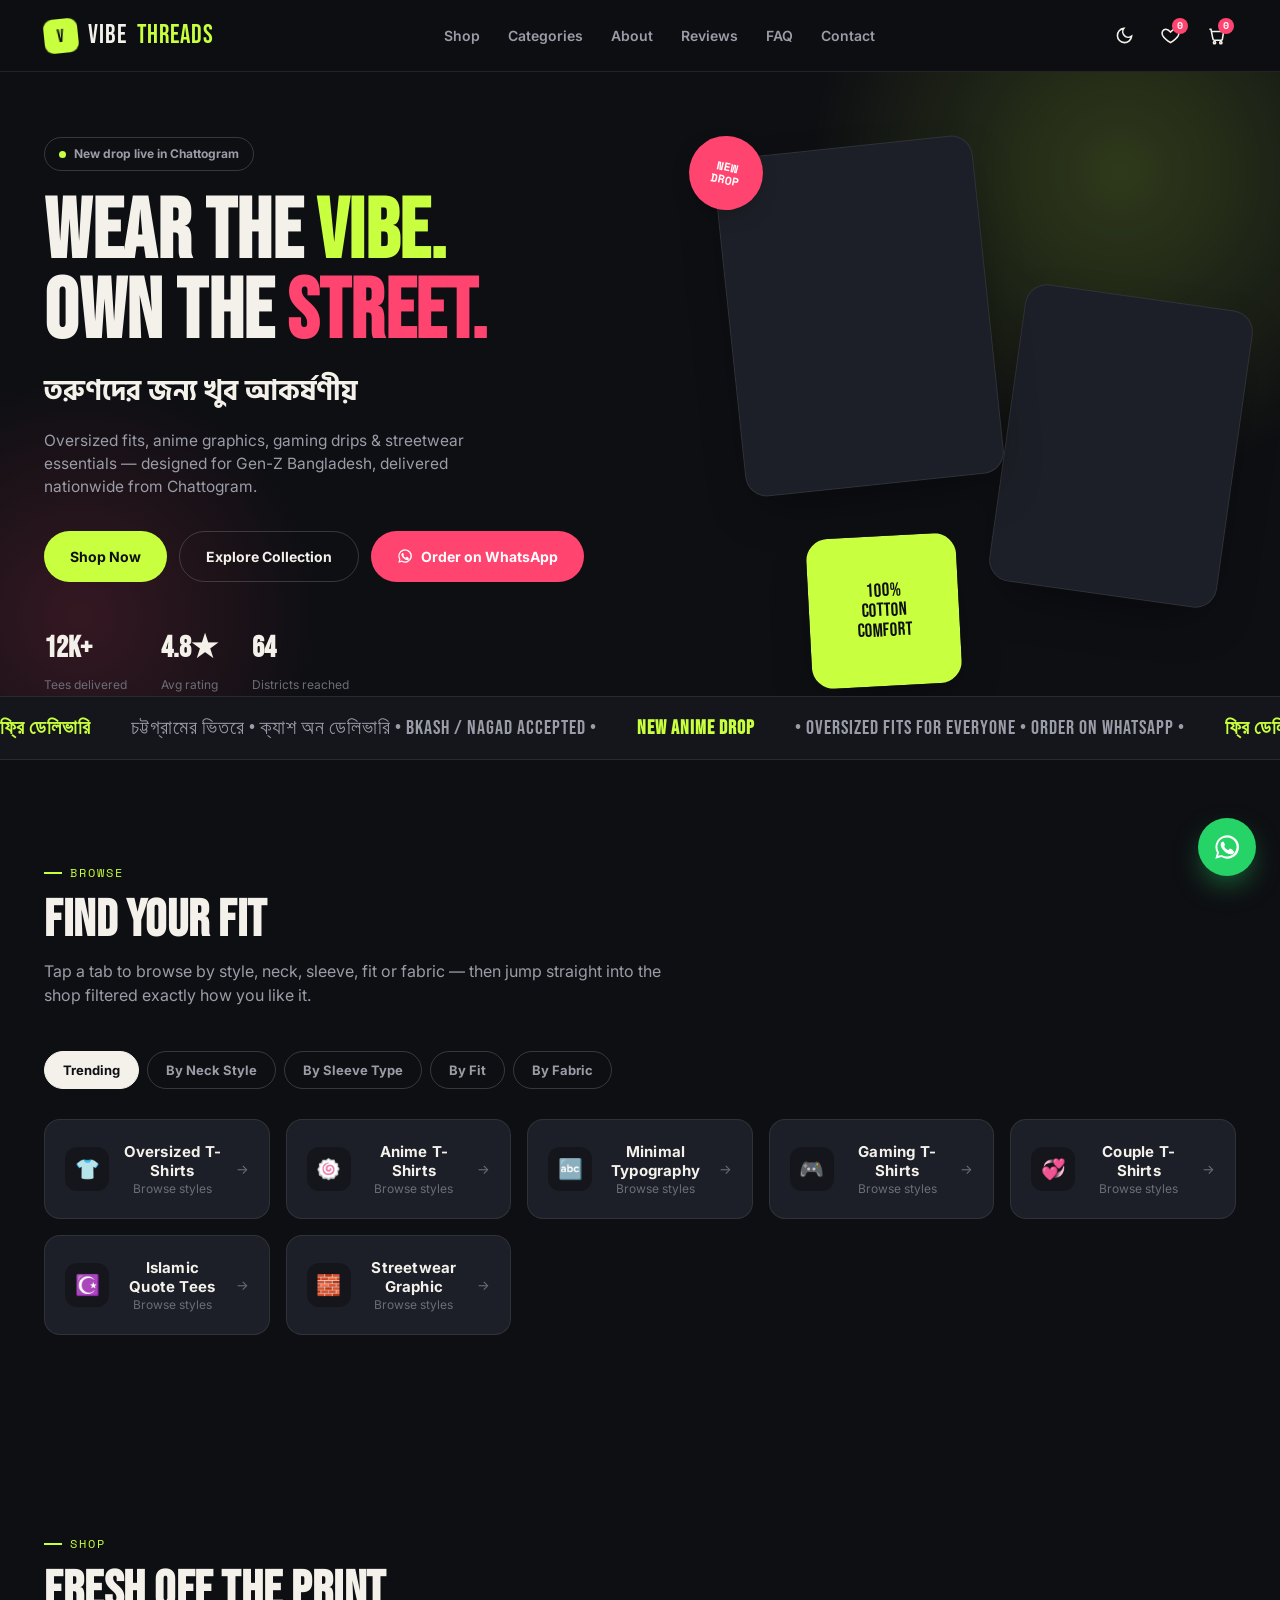
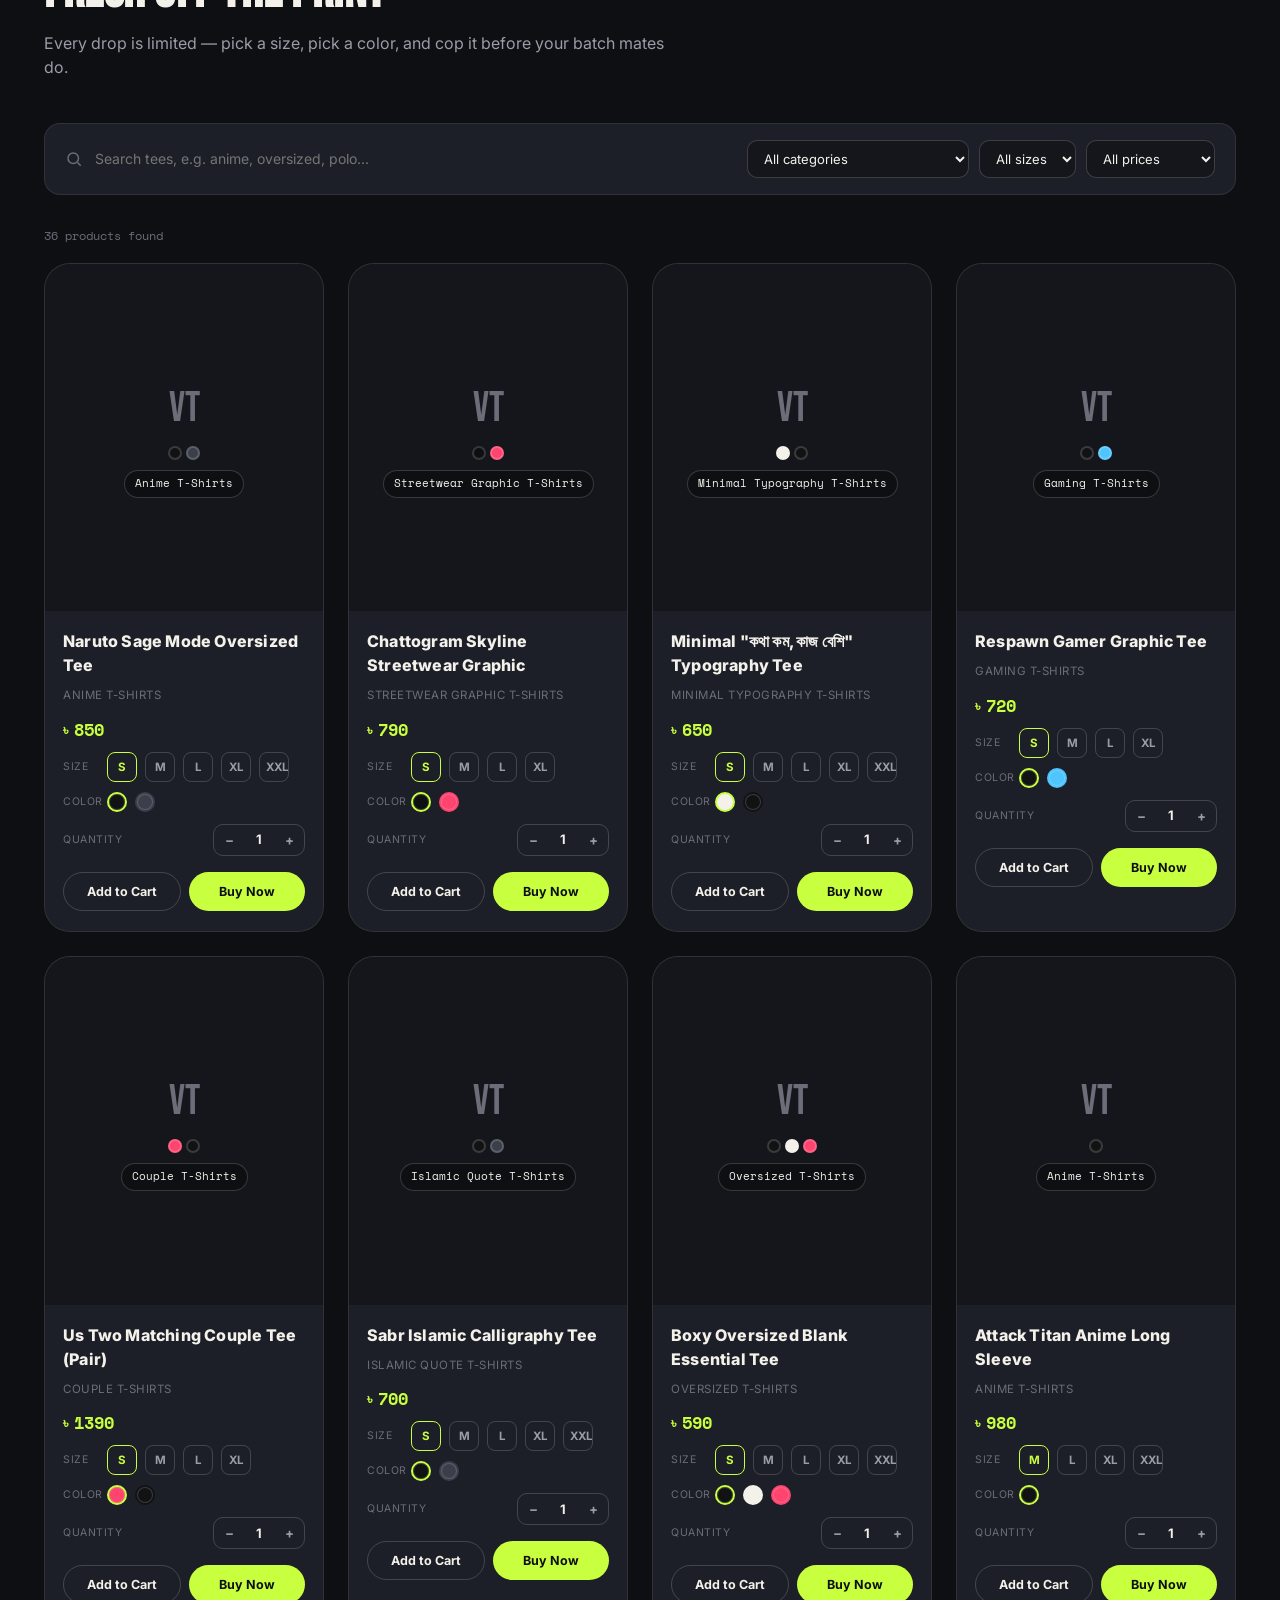
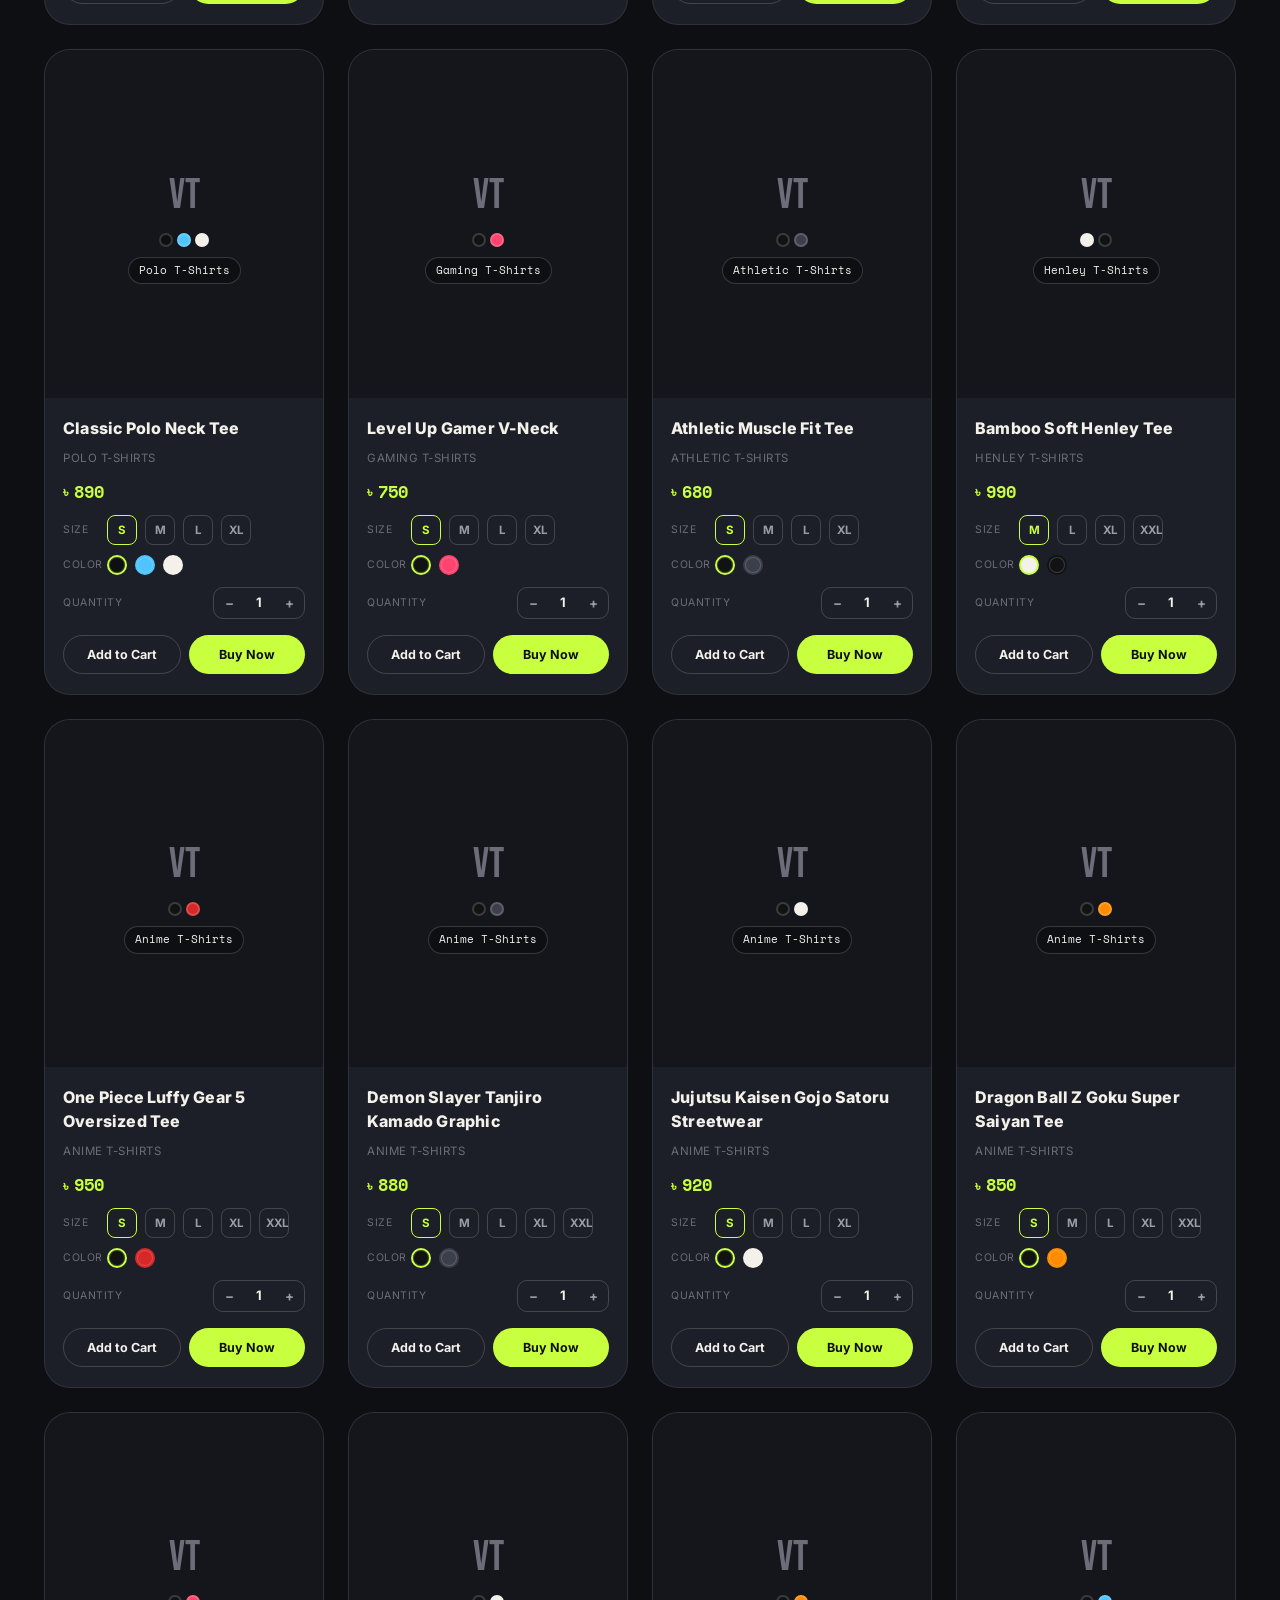
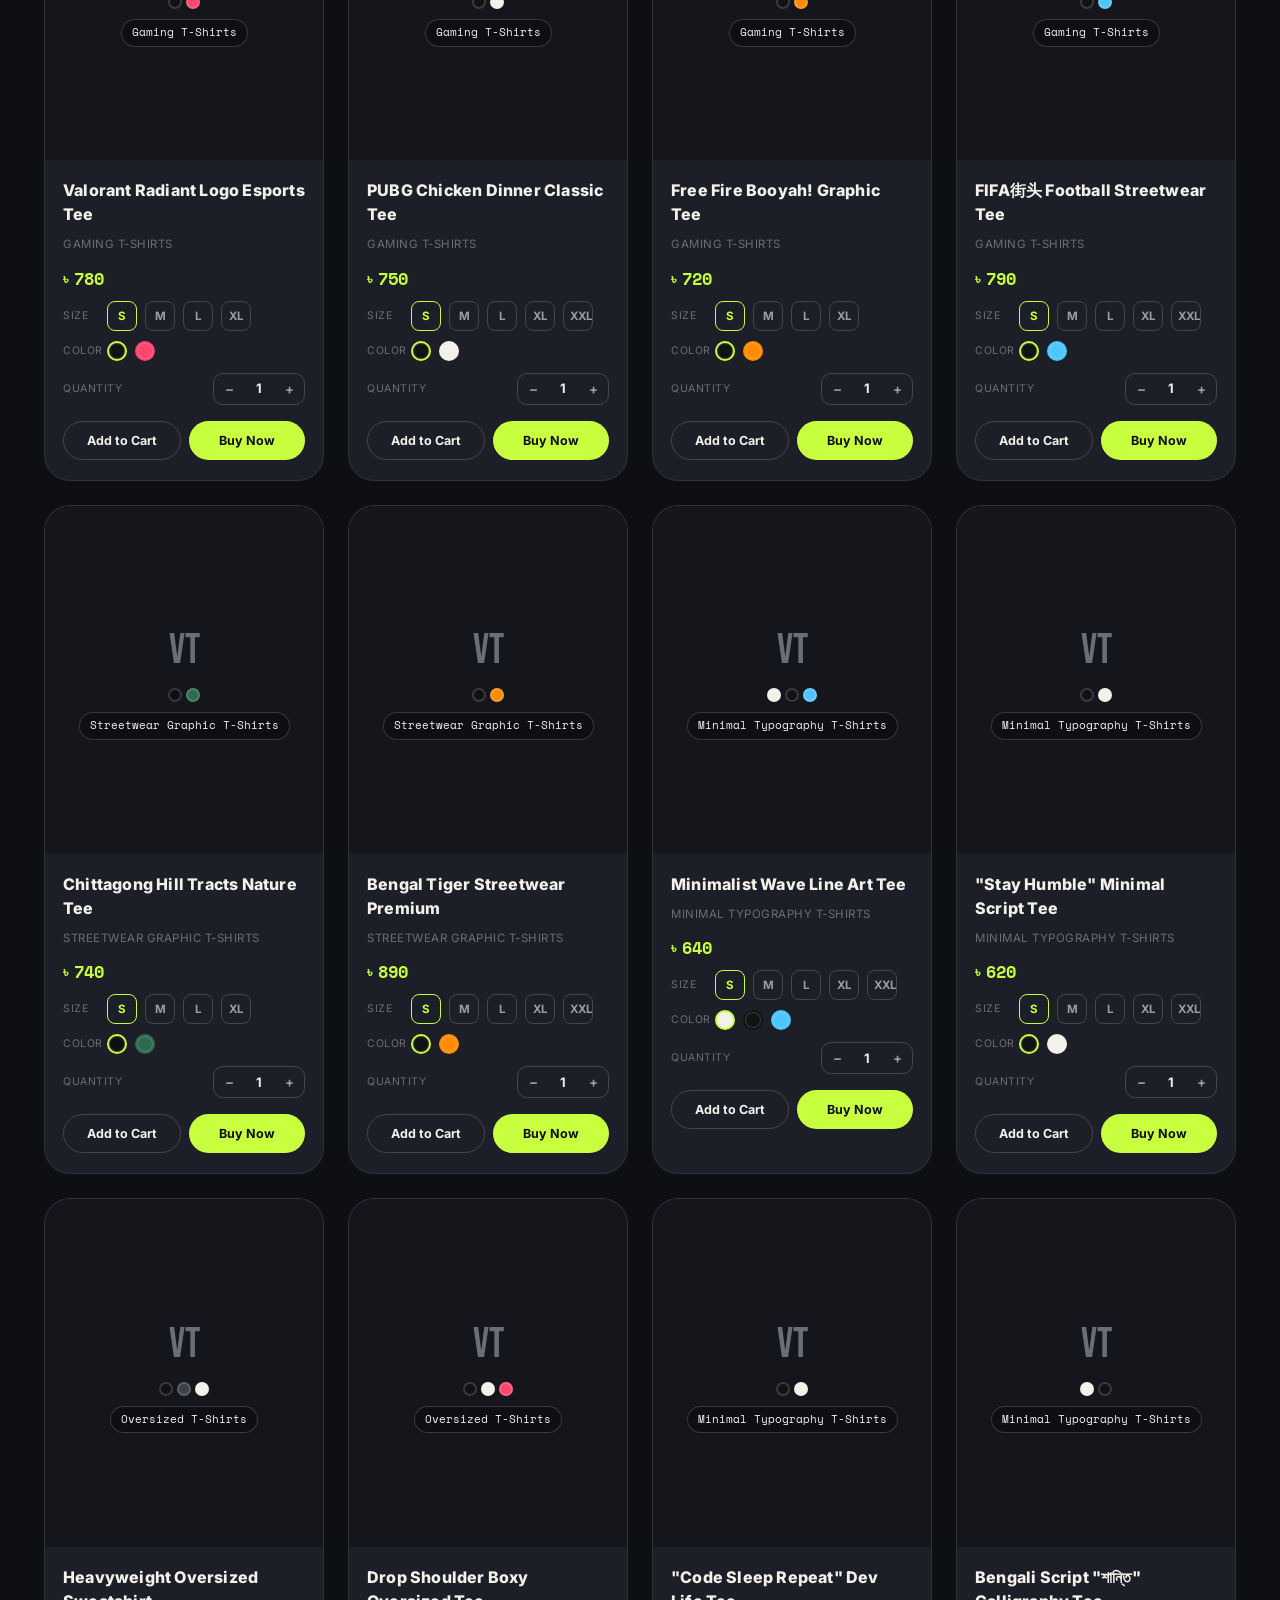
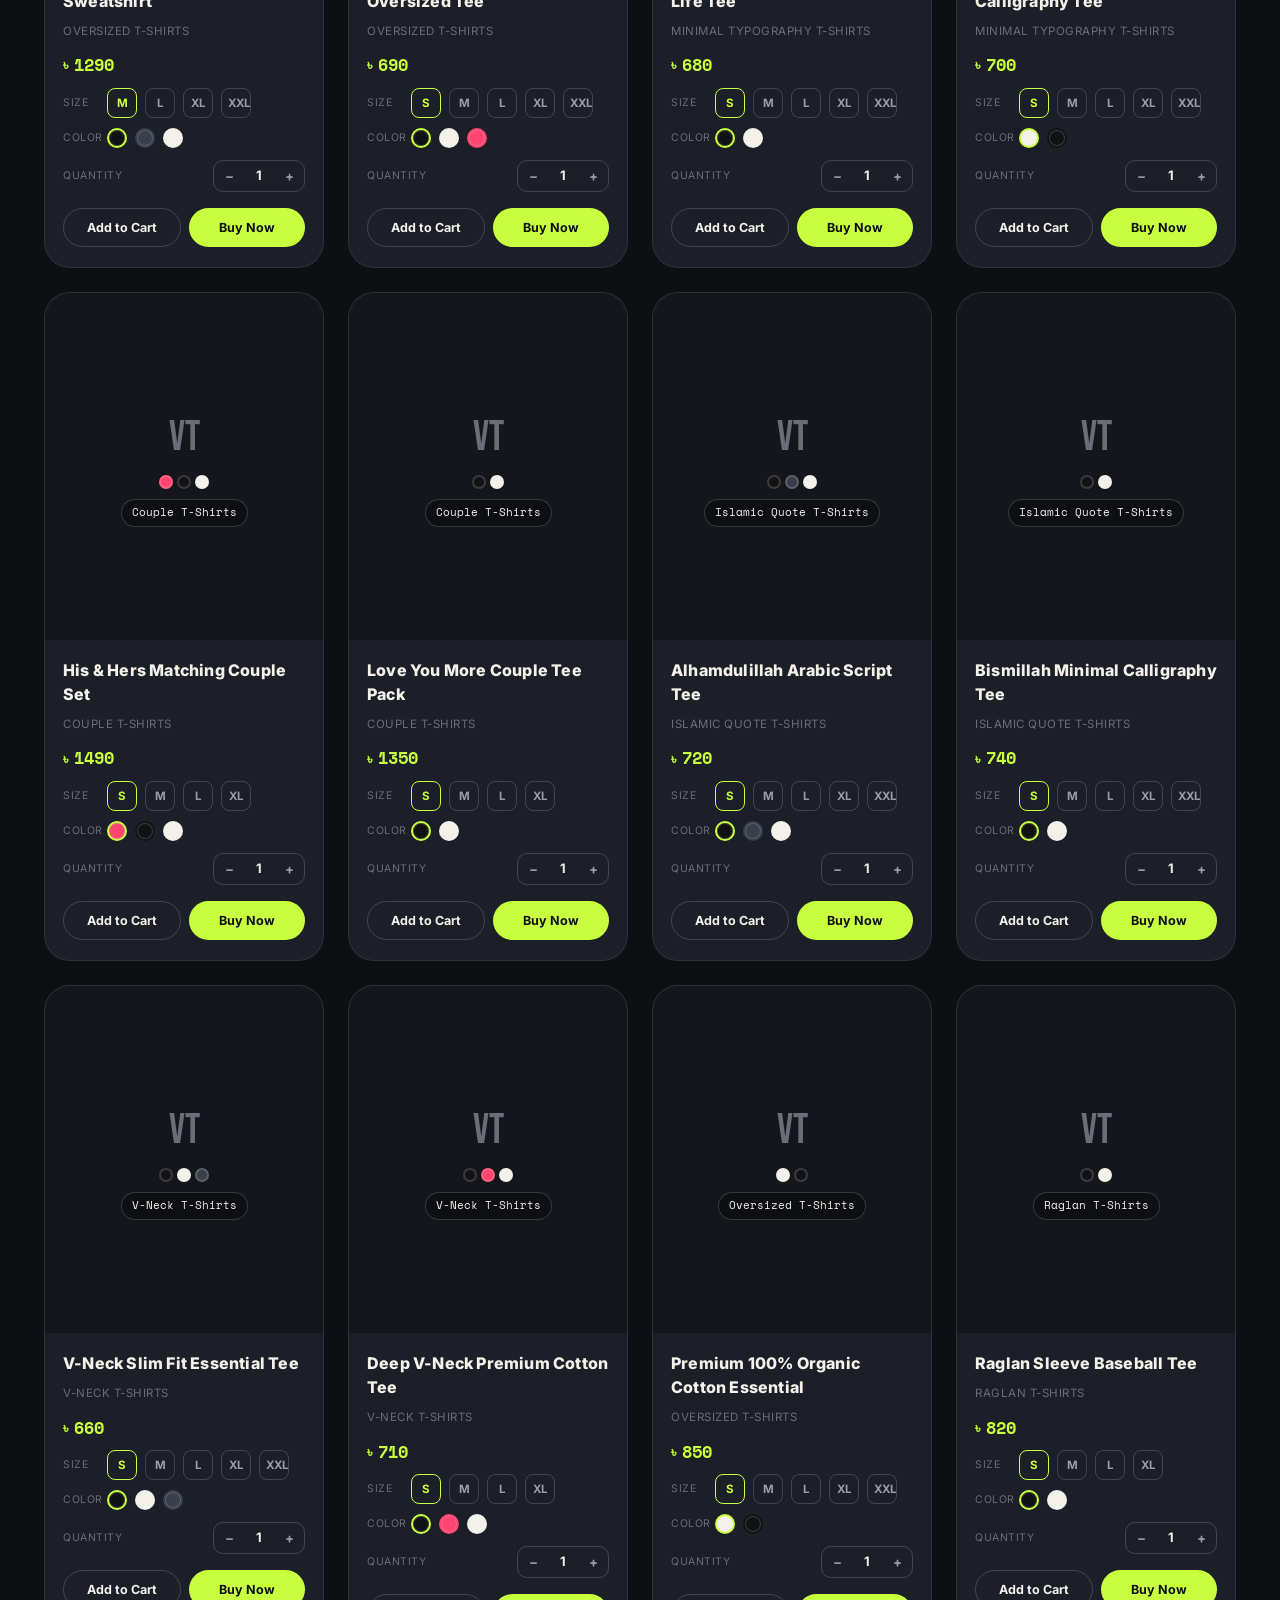
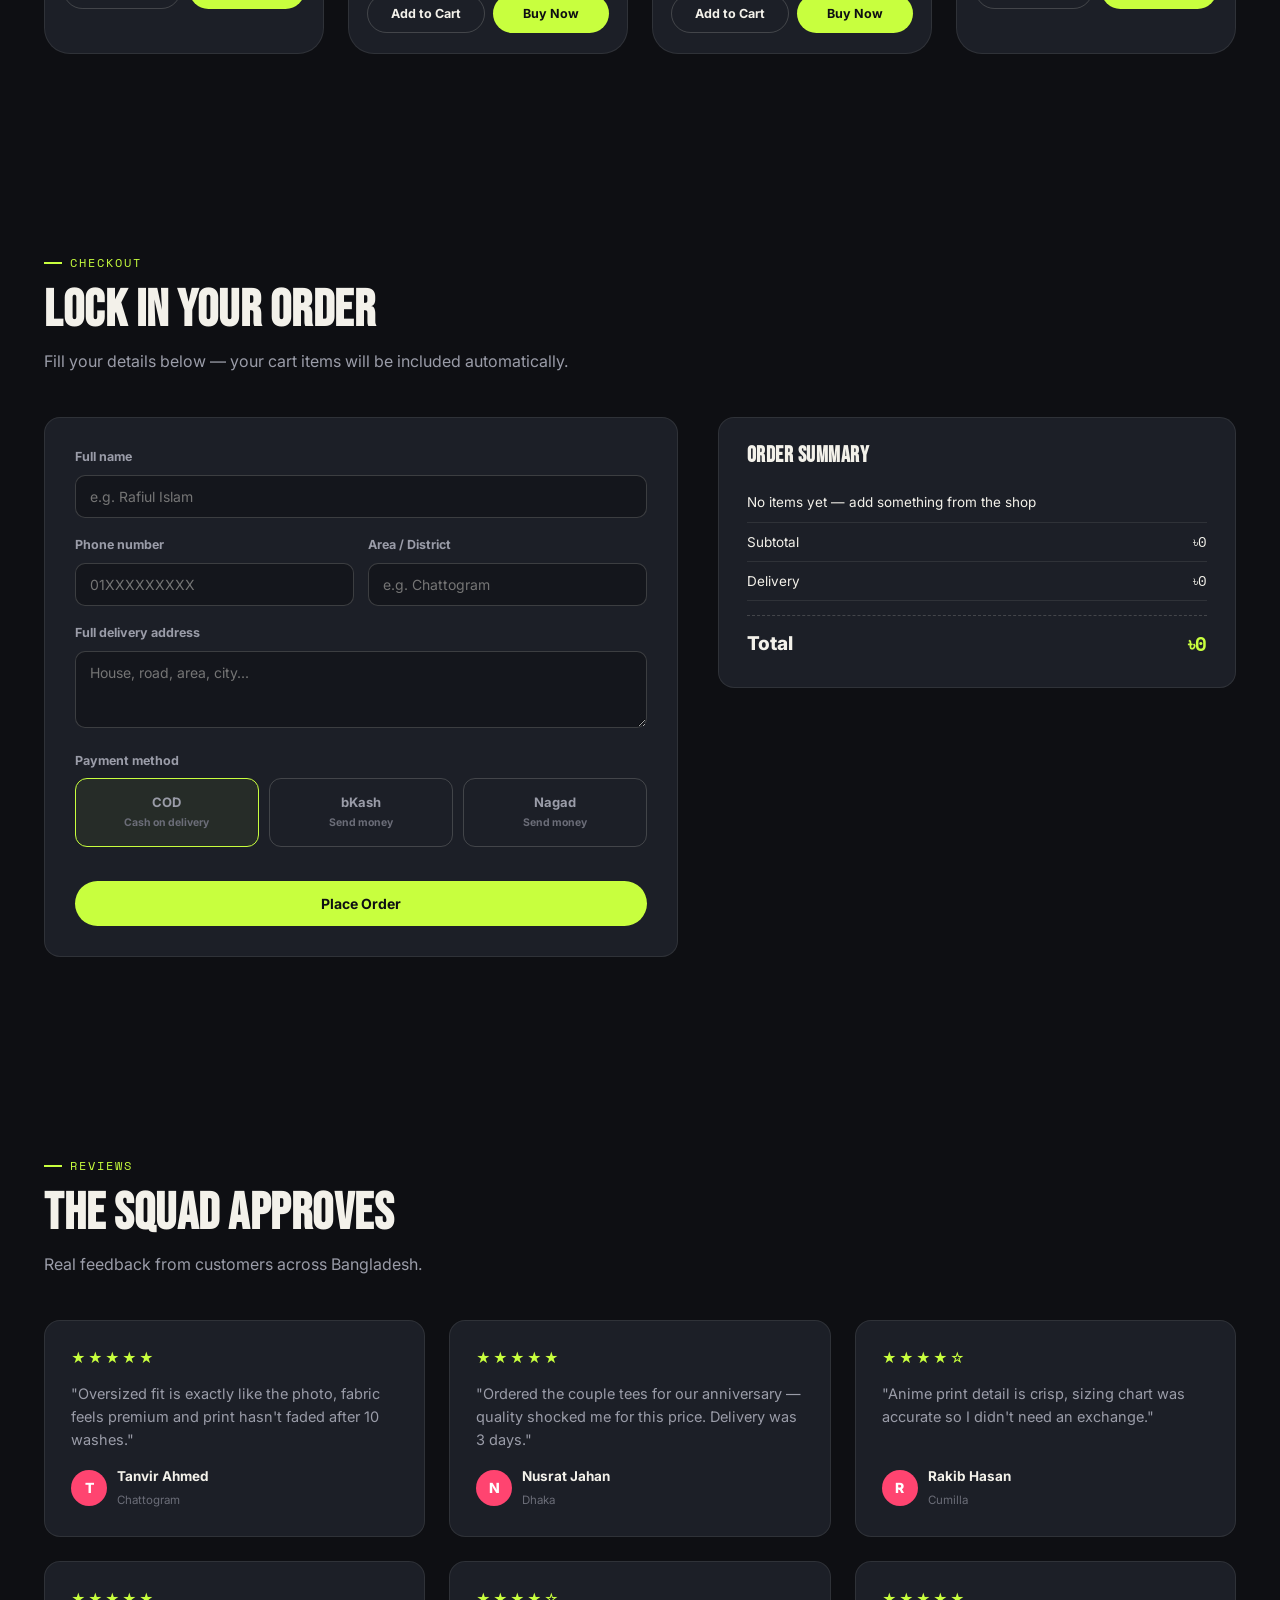
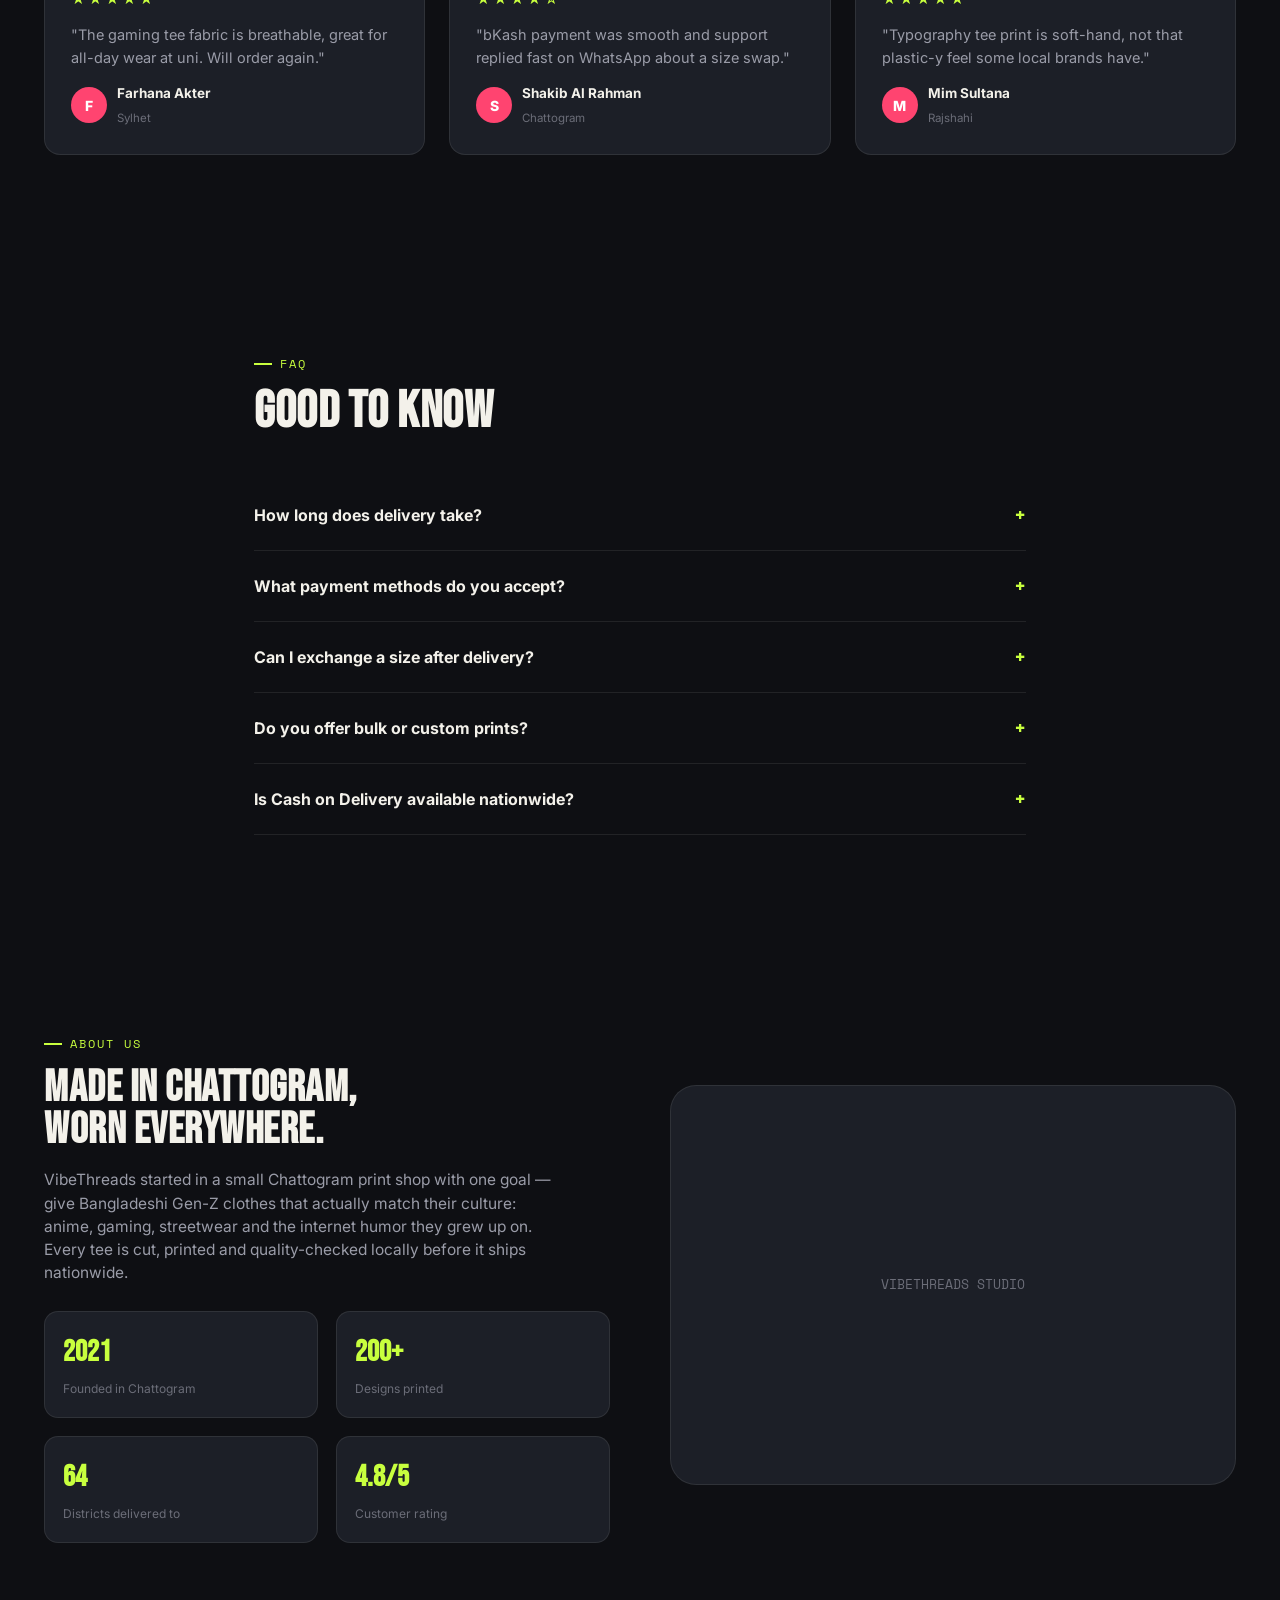
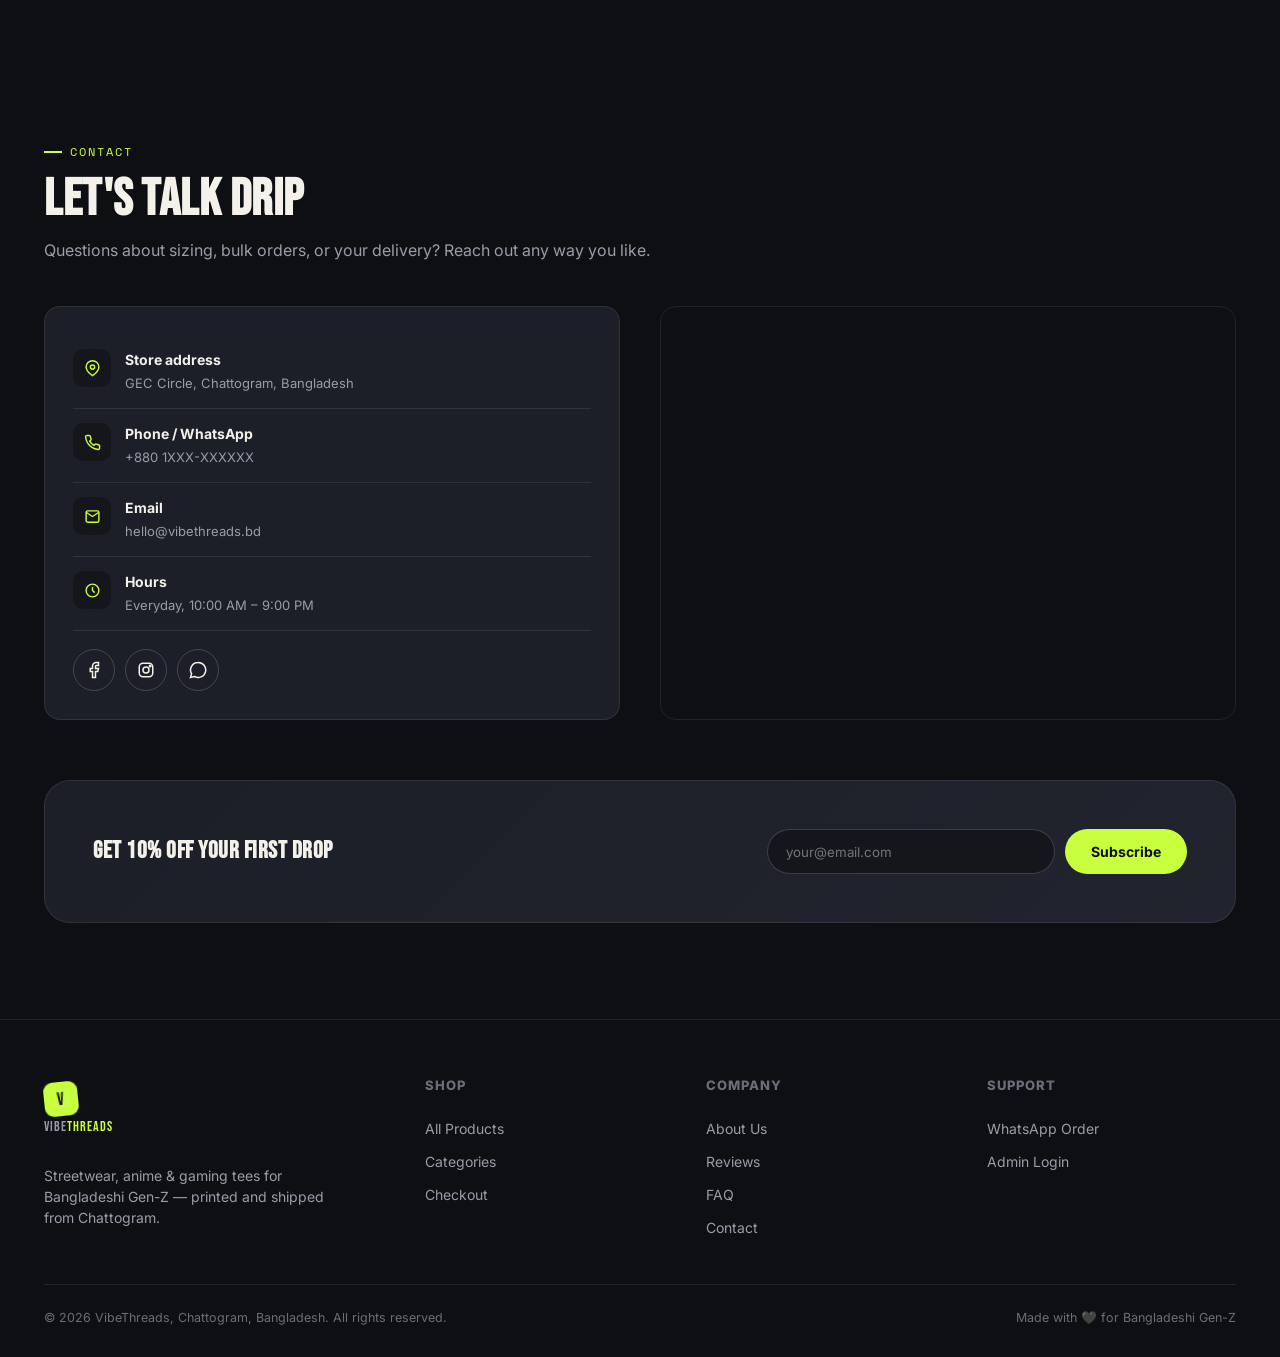
<file: index.html>
<!DOCTYPE html>
<html lang="bn">
<head>
<meta charset="UTF-8">
<meta name="viewport" content="width=device-width, initial-scale=1.0">
<title>VibeThreads — তরুণদের জন্য খুব আকর্ষণীয় | Streetwear from Chattogram</title>
<meta name="description" content="VibeThreads — premium oversized, anime, gaming &amp; streetwear T-shirts for Gen-Z Bangladesh. Shop online, order via WhatsApp, COD/bKash/Nagad available.">
<meta name="keywords" content="VibeThreads, t-shirt Bangladesh, streetwear Chattogram, anime t-shirt, oversized t-shirt, gaming tee, Gen-Z fashion Bangladesh, bKash, COD">
<meta name="author" content="VibeThreads">
<meta name="robots" content="index, follow">
<link rel="canonical" href="https://ajoy-devs.github.io/vibthreads-/">
<meta property="og:type" content="website">
<meta property="og:title" content="VibeThreads — Streetwear from Chattogram for Gen-Z Bangladesh">
<meta property="og:description" content="Oversized fits, anime graphics, gaming drips &amp; streetwear essentials. Order via WhatsApp, COD/bKash/Nagad.">
<meta property="og:url" content="https://ajoy-devs.github.io/vibthreads-/">
<meta property="og:image" content="https://images.unsplash.com/photo-1576566588028-4147f3842f27?w=1200&h=630&fit=crop&auto=format">
<meta property="og:locale" content="bn_BD">
<meta name="twitter:card" content="summary_large_image">
<meta name="twitter:title" content="VibeThreads — Streetwear from Chattogram">
<meta name="twitter:description" content="Oversized fits, anime graphics, gaming drips &amp; streetwear essentials for Gen-Z Bangladesh.">
<meta name="twitter:image" content="https://images.unsplash.com/photo-1576566588028-4147f3842f27?w=1200&h=630&fit=crop&auto=format">
<link rel="icon" type="image/svg+xml" href="favicon.svg">
<link rel="preconnect" href="https://fonts.googleapis.com">
<link rel="preconnect" href="https://fonts.gstatic.com" crossorigin>
<link rel="preconnect" href="https://images.unsplash.com" crossorigin>
<link rel="stylesheet" href="style.css">
<link rel="manifest" href="manifest.json">
<script type="application/ld+json">
{
  "@context":"https://schema.org",
  "@type":"WebSite",
  "name":"VibeThreads",
  "url":"https://ajoy-devs.github.io/vibthreads-/",
  "description":"Oversized, anime, gaming & streetwear T-shirts for Gen-Z Bangladesh.",
  "potentialAction":{"@type":"SearchAction","target":"https://ajoy-devs.github.io/vibthreads-/?search={search_term_string}","query-input":"required name=search_term_string"}
}
</script>
<script type="application/ld+json">
{
  "@context":"https://schema.org",
  "@type":"Organization",
  "name":"VibeThreads",
  "url":"https://ajoy-devs.github.io/vibthreads-/",
  "logo":"https://ajoy-devs.github.io/vibthreads-/favicon.svg",
  "areaServed":"Bangladesh",
  "address":{"@type":"PostalAddress","addressLocality":"Chattogram","addressCountry":"BD"}
}
</script>
</head>
<body data-theme="dark">

<!-- ============ LOADER ============ -->
<div id="loader">
  <div class="loader-tee">
    <svg viewBox="0 0 24 24" fill="none" stroke="#c8ff3e" stroke-width="1.6"><path d="M8 2 3 6l2.5 3L8 7.5V21h8V7.5L18.5 9 21 6l-5-4-2 2h-4L8 2Z" stroke-linejoin="round"/></svg>
  </div>
  <div class="loader-word">VIBETHREADS</div>
</div>

<!-- ============ NAV ============ -->
<header class="nav">
  <div class="wrap nav-inner">
    <a href="#home" class="brand"><span class="brand-mark">V</span>VIBE<span class="dot">THREADS</span></a>

    <nav class="nav-links" id="navLinks">
      <a href="#shop">Shop</a>
      <a href="#categories">Categories</a>
      <a href="#about">About</a>
      <a href="#reviews">Reviews</a>
      <a href="#faq">FAQ</a>
      <a href="#contact">Contact</a>
    </nav>

    <div class="nav-actions">
      <button class="icon-btn" id="themeToggle" aria-label="Toggle dark/light mode">
        <svg id="themeIcon" viewBox="0 0 24 24" fill="none" stroke="currentColor" stroke-width="2"><path d="M21 12.8A9 9 0 1 1 11.2 3 7 7 0 0 0 21 12.8Z"/></svg>
      </button>
      <button class="icon-btn" id="wishToggleNav" aria-label="Wishlist">
        <svg viewBox="0 0 24 24" fill="none" stroke="currentColor" stroke-width="2"><path d="M12 21s-7.5-4.7-10-9.3C.5 8 2.2 4 6.2 4c2.2 0 3.8 1.3 5.8 3.7C14 5.3 15.6 4 17.8 4c4 0 5.7 4 4.2 7.7C19.5 16.3 12 21 12 21Z"/></svg>
        <span class="badge" id="wishCount">0</span>
      </button>
      <button class="icon-btn" id="cartToggle" aria-label="Cart">
        <svg viewBox="0 0 24 24" fill="none" stroke="currentColor" stroke-width="2"><path d="M3 4h2l2.5 12.5A2 2 0 0 0 9.5 18h8a2 2 0 0 0 2-1.6L21 7H6"/><circle cx="9.5" cy="21" r="1.4"/><circle cx="17.5" cy="21" r="1.4"/></svg>
        <span class="badge" id="cartCount">0</span>
      </button>
      <button class="icon-btn hamburger" id="hamburger" aria-label="Menu">
        <svg viewBox="0 0 24 24" fill="none" stroke="currentColor" stroke-width="2"><path d="M4 6h16M4 12h16M4 18h16"/></svg>
      </button>
    </div>
  </div>
</header>

<!-- ============ HERO ============ -->
<section class="hero" id="home">
  <div class="hero-glow"></div>
  <div class="hero-glow2"></div>
  <div class="wrap hero-inner">
    <div class="reveal in-view">
      <span class="hero-tag"><span></span> New drop live in Chattogram</span>
      <h1 class="display">Wear the <span class="lime">vibe.</span><br>Own the <span class="pink">street.</span></h1>
      <p class="hero-tagline bn">তরুণদের জন্য খুব আকর্ষণীয়</p>
      <p class="hero-sub">Oversized fits, anime graphics, gaming drips & streetwear essentials — designed for Gen-Z Bangladesh, delivered nationwide from Chattogram.</p>
      <div class="hero-ctas">
        <a href="#shop" class="btn btn-lime">Shop Now</a>
        <a href="#categories" class="btn btn-outline">Explore Collection</a>
        <a href="https://wa.me/8801XXXXXXXXX?text=Hi%20VibeThreads%2C%20I%20want%20to%20order!" target="_blank" rel="noopener" class="btn btn-pink">
          <svg width="16" height="16" viewBox="0 0 24 24" fill="currentColor"><path d="M12 2a10 10 0 0 0-8.6 15L2 22l5.2-1.4A10 10 0 1 0 12 2Zm0 18.2a8.1 8.1 0 0 1-4.2-1.2l-.3-.2-3.1.8.8-3-.2-.3A8.2 8.2 0 1 1 12 20.2Zm4.5-6.1c-.2-.1-1.5-.7-1.7-.8-.2-.1-.4-.1-.6.1-.2.2-.7.8-.8 1-.2.2-.3.2-.5.1-1.4-.7-2.3-1.2-3.2-2.8-.2-.4.2-.4.5-1.2.1-.2 0-.4 0-.5s-.6-1.5-.8-2c-.2-.5-.4-.5-.6-.5h-.5c-.2 0-.5.1-.7.3-.3.3-1 1-1 2.4s1 2.8 1.2 3c.1.2 2 3.1 4.9 4.3.7.3 1.2.5 1.6.6.7.2 1.3.2 1.8.1.5-.1 1.5-.6 1.7-1.2.2-.6.2-1.1.2-1.2-.1-.1-.3-.2-.6-.3Z"/></svg>
          Order on WhatsApp
        </a>
      </div>
      <div class="hero-stats">
        <div><b>12k+</b><span>Tees delivered</span></div>
        <div><b>4.8★</b><span>Avg rating</span></div>
        <div><b>64</b><span>Districts reached</span></div>
      </div>
    </div>

    <div class="hero-art reveal in-view">
      <div class="tee-card tee-1" id="heroTee1"></div>
      <div class="tee-card tee-2" id="heroTee2"></div>
      <div class="tee-card tee-3"><p>100%<br>COTTON<br>COMFORT</p></div>
      <div class="sticker">NEW<br>DROP</div>
    </div>
  </div>
</section>

<div class="marquee">
  <div class="marquee-track">
    <span><b>ফ্রি ডেলিভারি</b> চট্টগ্রামের ভিতরে •  ক্যাশ অন ডেলিভারি •  bKash / Nagad accepted •  <b>NEW ANIME DROP</b> •  Oversized fits for everyone •  Order on WhatsApp •</span>
    <span><b>ফ্রি ডেলিভারি</b> চট্টগ্রামের ভিতরে •  ক্যাশ অন ডেলিভারি •  bKash / Nagad accepted •  <b>NEW ANIME DROP</b> •  Oversized fits for everyone •  Order on WhatsApp •</span>
  </div>
</div>

<!-- ============ CATEGORIES ============ -->
<section class="section" id="categories">
  <div class="wrap">
    <div class="section-head reveal">
      <span class="eyebrow">Browse</span>
      <h2 class="display">Find your fit</h2>
      <p>Tap a tab to browse by style, neck, sleeve, fit or fabric — then jump straight into the shop filtered exactly how you like it.</p>
    </div>

    <div class="cat-tabs reveal" id="catTabs">
      <button class="cat-tab active" data-group="trending">Trending</button>
      <button class="cat-tab" data-group="neck">By Neck Style</button>
      <button class="cat-tab" data-group="sleeve">By Sleeve Type</button>
      <button class="cat-tab" data-group="fit">By Fit</button>
      <button class="cat-tab" data-group="fabric">By Fabric</button>
    </div>

    <div class="pill-grid reveal" data-panel="trending"></div>
    <div class="pill-grid reveal" data-panel="neck" hidden></div>
    <div class="pill-grid reveal" data-panel="sleeve" hidden></div>
    <div class="pill-grid reveal" data-panel="fit" hidden></div>
    <div class="pill-grid reveal" data-panel="fabric" hidden></div>
  </div>
</section>

<!-- ============ SHOP ============ -->
<section class="section" id="shop">
  <div class="wrap">
    <div class="section-head reveal">
      <span class="eyebrow">Shop</span>
      <h2 class="display">Fresh off the print</h2>
      <p>Every drop is limited — pick a size, pick a color, and cop it before your batch mates do.</p>
    </div>

    <div class="shop-toolbar reveal">
      <div class="search-box">
        <svg viewBox="0 0 24 24" fill="none" stroke="currentColor" stroke-width="2"><circle cx="11" cy="11" r="7"/><path d="m21 21-4.3-4.3"/></svg>
        <input type="text" id="searchInput" placeholder="Search tees, e.g. anime, oversized, polo...">
      </div>
      <div class="filter-row">
        <select id="filterCategory">
          <option value="all">All categories</option>
        </select>
        <select id="filterSize">
          <option value="all">All sizes</option>
          <option>S</option><option>M</option><option>L</option><option>XL</option><option>XXL</option>
        </select>
        <select id="filterPrice">
          <option value="all">All prices</option>
          <option value="0-700">৳0 – ৳700</option>
          <option value="700-1000">৳700 – ৳1000</option>
          <option value="1000-1500">৳1000 – ৳1500</option>
          <option value="1500-99999">৳1500+</option>
        </select>
      </div>
    </div>
    <p class="results-count reveal" id="resultsCount"></p>
    <div class="product-grid" id="productGrid" style="margin-top:18px;"></div>
  </div>
</section>

<!-- ============ CHECKOUT ============ -->
<section class="section" id="checkout">
  <div class="wrap">
    <div class="section-head reveal">
      <span class="eyebrow">Checkout</span>
      <h2 class="display">Lock in your order</h2>
      <p>Fill your details below — your cart items will be included automatically.</p>
    </div>

    <div class="checkout-grid">
      <form class="form-card reveal" id="checkoutForm">
        <div class="field">
          <label for="custName">Full name</label>
          <input type="text" id="custName" placeholder="e.g. Rafiul Islam" required>
        </div>
        <div class="field-row">
          <div class="field">
            <label for="custPhone">Phone number</label>
            <input type="tel" id="custPhone" placeholder="01XXXXXXXXX" required>
          </div>
          <div class="field">
            <label for="custArea">Area / District</label>
            <input type="text" id="custArea" placeholder="e.g. Chattogram" required>
          </div>
        </div>
        <div class="field">
          <label for="custAddress">Full delivery address</label>
          <textarea id="custAddress" rows="3" placeholder="House, road, area, city..." required></textarea>
        </div>
        <div class="field">
          <label>Payment method</label>
          <div class="pay-options" id="payOptions">
            <label class="pay-opt active"><input type="radio" name="pay" value="COD" checked><b>COD</b><span>Cash on delivery</span></label>
            <label class="pay-opt"><input type="radio" name="pay" value="bKash"><b>bKash</b><span>Send money</span></label>
            <label class="pay-opt"><input type="radio" name="pay" value="Nagad"><b>Nagad</b><span>Send money</span></label>
          </div>
        </div>
        <button type="submit" class="btn btn-lime btn-block" style="margin-top:8px;">Place Order</button>
      </form>

      <div class="summary-card reveal" id="summaryCard">
        <h3 class="display" style="font-size:22px;margin-bottom:16px;">Order Summary</h3>
        <div id="summaryItems"></div>
        <div class="summary-item"><span>Subtotal</span><span id="sumSubtotal">৳0</span></div>
        <div class="summary-item"><span>Delivery</span><span id="sumDelivery">৳70</span></div>
        <div class="summary-total"><span>Total</span><b id="sumTotal">৳0</b></div>
      </div>
    </div>
  </div>
</section>

<!-- ============ REVIEWS ============ -->
<section class="section" id="reviews">
  <div class="wrap">
    <div class="section-head reveal">
      <span class="eyebrow">Reviews</span>
      <h2 class="display">The squad approves</h2>
      <p>Real feedback from customers across Bangladesh.</p>
    </div>
    <div class="grid-3" id="reviewGrid"></div>
  </div>
</section>

<!-- ============ FAQ ============ -->
<section class="section" id="faq">
  <div class="wrap" style="max-width:820px;">
    <div class="section-head reveal">
      <span class="eyebrow">FAQ</span>
      <h2 class="display">Good to know</h2>
    </div>
    <div id="faqList"></div>
  </div>
</section>

<!-- ============ ABOUT ============ -->
<section class="section" id="about">
  <div class="wrap about-grid">
    <div class="reveal">
      <span class="eyebrow">About Us</span>
      <h2 class="display" style="font-size:clamp(30px,4vw,44px);">Made in Chattogram,<br>worn everywhere.</h2>
      <p class="hero-sub" style="margin-top:18px;max-width:520px;">VibeThreads started in a small Chattogram print shop with one goal — give Bangladeshi Gen-Z clothes that actually match their culture: anime, gaming, streetwear and the internet humor they grew up on. Every tee is cut, printed and quality-checked locally before it ships nationwide.</p>
      <div class="about-stats">
        <div class="stat-box"><b>2021</b><span>Founded in Chattogram</span></div>
        <div class="stat-box"><b>200+</b><span>Designs printed</span></div>
        <div class="stat-box"><b>64</b><span>Districts delivered to</span></div>
        <div class="stat-box"><b>4.8/5</b><span>Customer rating</span></div>
      </div>
    </div>
    <div class="about-media reveal">
      <div class="frame" style="min-height:400px;display:flex;align-items:center;justify-content:center;background:var(--card);border-radius:var(--radius-lg);border:1px solid var(--border);">
        <span style="color:var(--text-faint);font-family:'Space Mono';font-size:13px;">VIBETHREADS STUDIO</span>
      </div>
    </div>
  </div>
</section>

<!-- ============ CONTACT ============ -->
<section class="section" id="contact">
  <div class="wrap">
    <div class="section-head reveal">
      <span class="eyebrow">Contact</span>
      <h2 class="display">Let's talk drip</h2>
      <p>Questions about sizing, bulk orders, or your delivery? Reach out any way you like.</p>
    </div>
    <div class="contact-grid">
      <div class="contact-card reveal">
        <div class="contact-line">
          <div class="ic"><svg viewBox="0 0 24 24" fill="none" stroke="currentColor" stroke-width="2"><path d="M21 10c0 6-9 12-9 12S3 16 3 10a9 9 0 0 1 18 0Z"/><circle cx="12" cy="10" r="3"/></svg></div>
          <div><b>Store address</b><span>GEC Circle, Chattogram, Bangladesh</span></div>
        </div>
        <div class="contact-line">
          <div class="ic"><svg viewBox="0 0 24 24" fill="none" stroke="currentColor" stroke-width="2"><path d="M22 16.9v3a2 2 0 0 1-2.2 2 19.8 19.8 0 0 1-8.6-3 19.5 19.5 0 0 1-6-6 19.8 19.8 0 0 1-3-8.7A2 2 0 0 1 4.1 2h3a2 2 0 0 1 2 1.7c.1 1 .4 2 .8 3a2 2 0 0 1-.5 2.1L8 10.2a16 16 0 0 0 6 6l1.4-1.4a2 2 0 0 1 2.1-.5c1 .4 2 .7 3 .8a2 2 0 0 1 1.5 2.2Z"/></svg></div>
          <div><b>Phone / WhatsApp</b><span>+880 1XXX-XXXXXX</span></div>
        </div>
        <div class="contact-line">
          <div class="ic"><svg viewBox="0 0 24 24" fill="none" stroke="currentColor" stroke-width="2"><path d="m3 6 9 6 9-6"/><rect x="3" y="4" width="18" height="16" rx="2"/></svg></div>
          <div><b>Email</b><span>hello@vibethreads.bd</span></div>
        </div>
        <div class="contact-line">
          <div class="ic"><svg viewBox="0 0 24 24" fill="none" stroke="currentColor" stroke-width="2"><circle cx="12" cy="12" r="9"/><path d="M12 7v5l3 3"/></svg></div>
          <div><b>Hours</b><span>Everyday, 10:00 AM – 9:00 PM</span></div>
        </div>
        <div class="social-row">
          <a href="https://facebook.com" target="_blank" rel="noopener" aria-label="Facebook"><svg width="18" height="18" viewBox="0 0 24 24" fill="none" stroke="currentColor" stroke-width="2"><path d="M18 2h-3a5 5 0 0 0-5 5v3H7v4h3v8h4v-8h3l1-4h-4V7a1 1 0 0 1 1-1h3Z"/></svg></a>
          <a href="https://instagram.com" target="_blank" rel="noopener" aria-label="Instagram"><svg width="18" height="18" viewBox="0 0 24 24" fill="none" stroke="currentColor" stroke-width="2"><rect x="3" y="3" width="18" height="18" rx="5"/><circle cx="12" cy="12" r="4"/><circle cx="17.5" cy="6.5" r="1"/></svg></a>
          <a href="https://wa.me/8801XXXXXXXXX" target="_blank" rel="noopener" aria-label="WhatsApp"><svg width="18" height="18" viewBox="0 0 24 24" fill="none" stroke="currentColor" stroke-width="2"><path d="M12 2a10 10 0 0 0-8.6 15L2 22l5.2-1.4A10 10 0 1 0 12 2Z"/></svg></a>
        </div>
      </div>
      <div class="map-frame reveal">
        <iframe src="https://www.google.com/maps?q=Chattogram,Bangladesh&output=embed" loading="lazy" referrerpolicy="no-referrer-when-downgrade" title="VibeThreads location in Chattogram"></iframe>
      </div>
    </div>

    <div class="newsletter reveal" style="margin-top:60px;">
      <h3 class="display" style="font-size:24px;">Get 10% off your first drop</h3>
      <form id="newsletterForm">
        <input type="email" id="newsletterEmail" placeholder="your@email.com" required>
        <button type="submit" class="btn btn-lime">Subscribe</button>
      </form>
    </div>
  </div>
</section>

<!-- ============ FOOTER ============ -->
<footer>
  <div class="wrap">
    <div class="footer-grid">
      <div class="footer-col">
        <a href="#home" class="brand" style="margin-bottom:14px;"><span class="brand-mark">V</span>VIBE<span class="dot">THREADS</span></a>
        <p style="padding-top:8px;max-width:280px;">Streetwear, anime & gaming tees for Bangladeshi Gen-Z — printed and shipped from Chattogram.</p>
      </div>
      <div class="footer-col">
        <h4>Shop</h4>
        <a href="#shop">All Products</a>
        <a href="#categories">Categories</a>
        <a href="#checkout">Checkout</a>
      </div>
      <div class="footer-col">
        <h4>Company</h4>
        <a href="#about">About Us</a>
        <a href="#reviews">Reviews</a>
        <a href="#faq">FAQ</a>
        <a href="#contact">Contact</a>
      </div>
      <div class="footer-col">
        <h4>Support</h4>
        <a href="https://wa.me/8801XXXXXXXXX" target="_blank" rel="noopener">WhatsApp Order</a>
        <a href="admin.html">Admin Login</a>
      </div>
    </div>
    <div class="footer-bottom">
      <span>© 2026 VibeThreads, Chattogram, Bangladesh. All rights reserved.</span>
      <span>Made with 🖤 for Bangladeshi Gen-Z</span>
    </div>
  </div>
</footer>

<!-- ============ FLOATING WHATSAPP ============ -->
<a href="https://wa.me/8801XXXXXXXXX?text=Hi%20VibeThreads!" target="_blank" rel="noopener" class="wa-float" aria-label="Order on WhatsApp">
  <svg viewBox="0 0 24 24" fill="currentColor"><path d="M12 2a10 10 0 0 0-8.6 15L2 22l5.2-1.4A10 10 0 1 0 12 2Zm0 18.2a8.1 8.1 0 0 1-4.2-1.2l-.3-.2-3.1.8.8-3-.2-.3A8.2 8.2 0 1 1 12 20.2Zm4.5-6.1c-.2-.1-1.5-.7-1.7-.8-.2-.1-.4-.1-.6.1-.2.2-.7.8-.8 1-.2.2-.3.2-.5.1-1.4-.7-2.3-1.2-3.2-2.8-.2-.4.2-.4.5-1.2.1-.2 0-.4 0-.5s-.6-1.5-.8-2c-.2-.5-.4-.5-.6-.5h-.5c-.2 0-.5.1-.7.3-.3.3-1 1-1 2.4s1 2.8 1.2 3c.1.2 2 3.1 4.9 4.3.7.3 1.2.5 1.6.6.7.2 1.3.2 1.8.1.5-.1 1.5-.6 1.7-1.2.2-.6.2-1.1.2-1.2-.1-.1-.3-.2-.6-.3Z"/></svg>
</a>

<!-- ============ OVERLAY / CART / MODAL ============ -->
<div class="overlay" id="overlay"></div>

<aside class="cart-panel" id="cartPanel">
  <div class="cart-head">
    <h3>Your Cart</h3>
    <button class="icon-btn" id="cartClose">✕</button>
  </div>
  <div class="cart-items" id="cartItems"></div>
  <div class="cart-foot">
    <div class="cart-subtotal"><span>Subtotal</span><b id="cartSubtotal">৳0</b></div>
    <a href="#checkout" class="btn btn-lime btn-block" id="cartCheckoutBtn">Go to Checkout</a>
  </div>
</aside>

<div class="modal" id="quickView"></div>

<div id="toast-wrap"></div>

<script src="script.js"></script>
<script>
if ('serviceWorker' in navigator) {
  navigator.serviceWorker.register('sw.js').catch(() => {});
}
</script>
</body>
</html>
</file>
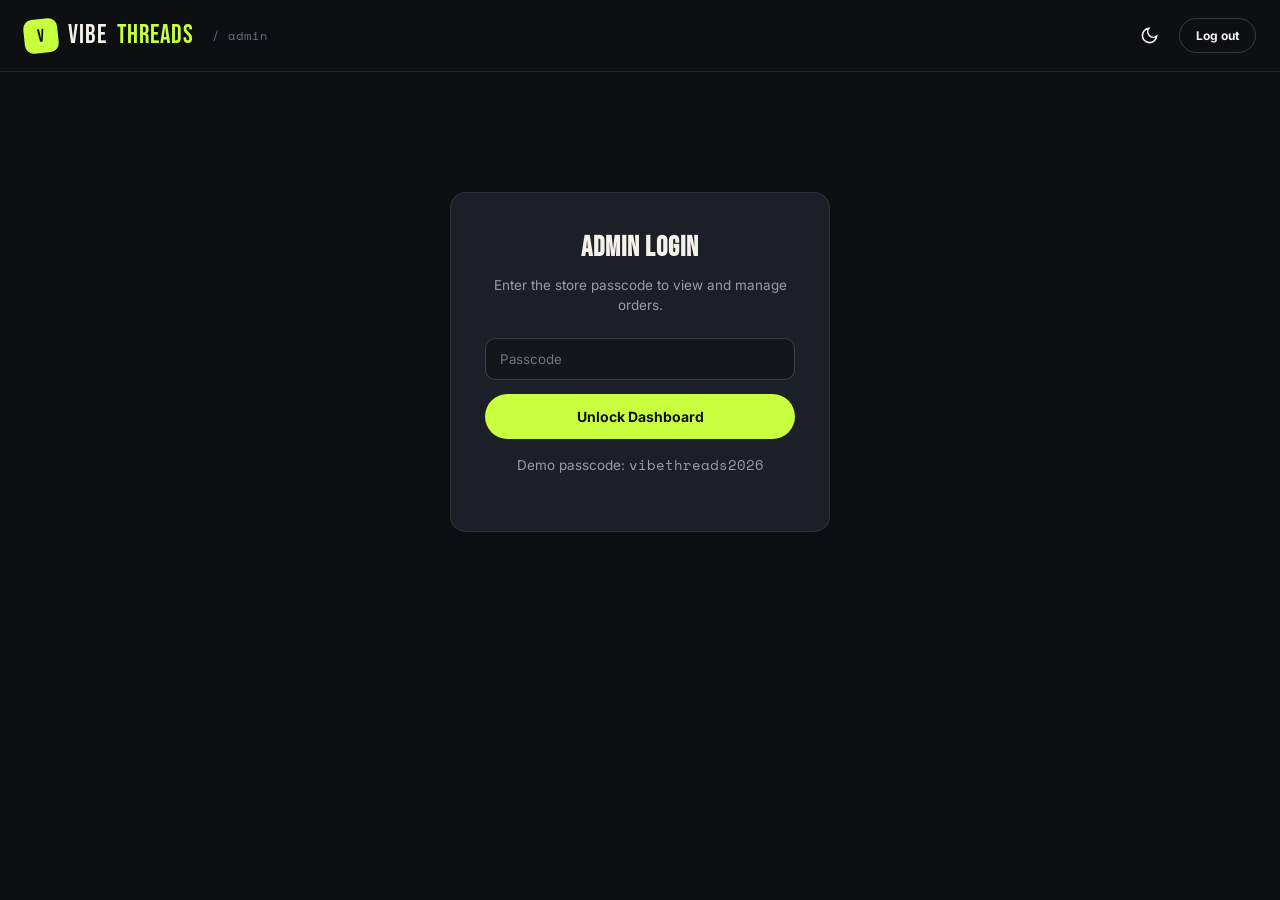
<file: admin.html>
<!DOCTYPE html>
<html lang="en">
<head>
<meta charset="UTF-8">
<meta name="viewport" content="width=device-width, initial-scale=1.0">
<title>Admin Dashboard — VibeThreads</title>
<meta name="description" content="VibeThreads admin dashboard — manage orders and products for the streetwear store.">
<meta name="robots" content="noindex, nofollow">
<link rel="icon" type="image/svg+xml" href="favicon.svg">
<link rel="preconnect" href="https://fonts.googleapis.com">
<link rel="preconnect" href="https://fonts.gstatic.com" crossorigin>
<link rel="preconnect" href="https://images.unsplash.com" crossorigin>
<link rel="stylesheet" href="style.css">
<style>
  body{ background:var(--bg); }
  .admin-shell{ min-height:100vh; }
  .admin-nav{
    height:var(--nav-h); display:flex; align-items:center; justify-content:space-between;
    border-bottom:1px solid var(--border); padding:0 24px; position:sticky; top:0; background:var(--bg); z-index:20;
  }
  .admin-wrap{ max-width:1200px; margin:0 auto; padding:36px 24px 80px; }
  .gate{ max-width:380px; margin:120px auto; background:var(--card); border:1px solid var(--border); border-radius:var(--radius); padding:34px; text-align:center; }
  .gate h2{ font-family:'Bebas Neue'; font-size:28px; letter-spacing:1px; margin-bottom:6px; }
  .gate p{ color:var(--text-mute); font-size:13.5px; margin-bottom:22px; }
  .gate input{ width:100%; background:var(--bg-soft); border:1px solid var(--border-strong); border-radius:10px; padding:12px 14px; color:var(--text); margin-bottom:14px; outline:none; }
  .gate input:focus{ border-color:var(--lime); }
  .stat-cards{ display:grid; grid-template-columns:repeat(3,1fr); gap:18px; margin-bottom:30px; }
  .stat-card{ background:var(--card); border:1px solid var(--border); border-radius:14px; padding:20px; }
  .stat-card b{ font-family:'Bebas Neue'; font-size:32px; color:var(--lime); display:block; }
  .stat-card span{ font-size:12.5px; color:var(--text-faint); }
  .admin-toolbar{ display:flex; gap:12px; flex-wrap:wrap; margin-bottom:20px; }
  .admin-toolbar input, .admin-toolbar select{
    background:var(--card); border:1px solid var(--border-strong); border-radius:10px; padding:10px 14px; color:var(--text); font-size:13.5px;
  }
  .table-wrap{ background:var(--card); border:1px solid var(--border); border-radius:var(--radius); overflow-x:auto; }
  table{ width:100%; border-collapse:collapse; min-width:820px; }
  th, td{ text-align:left; padding:16px 18px; border-bottom:1px solid var(--border); font-size:13.5px; vertical-align:top; }
  th{ font-size:11px; text-transform:uppercase; letter-spacing:.6px; color:var(--text-faint); }
  tr:last-child td{ border-bottom:none; }
  select{ background:var(--bg-soft); border:1px solid var(--border-strong); color:var(--text); border-radius:8px; padding:7px 10px; font-size:12.5px; }
   .muted{ color:var(--text-faint); font-size:11.5px; }
   .empty-state{ text-align:center; padding:60px 20px; color:var(--text-mute); display:none; }
   .admin-tabs{ display:flex; gap:8px; flex-wrap:wrap; margin-bottom:32px; }
   .admin-tab{ padding:10px 20px; border-radius:100px; font-size:13px; font-weight:700; border:1px solid var(--border-strong); color:var(--text-mute); transition:all .2s; }
   .admin-tab:hover{ color:var(--text); }
   .admin-tab.active{ background:var(--text); color:var(--bg); border-color:var(--text); }
   .admin-panel[hidden]{ display:none; }
   .admin-section{ margin-top:32px; }
   .admin-section h3{ font-family:'Bebas Neue'; font-size:26px; margin-bottom:18px; }
   .product-mgmt-grid{ display:grid; grid-template-columns:repeat(auto-fill,minmax(240px,1fr)); gap:14px; }
   .mgmt-card{ background:var(--card); border:1px solid var(--border); border-radius:var(--radius); padding:16px; display:flex; flex-direction:column; gap:8px; }
   .mgmt-card img{ width:100%; aspect-ratio:4/5; object-fit:cover; border-radius:8px; background:var(--bg-soft); }
   .mgmt-card h4{ font-size:14px; }
   .mgmt-card .muted{ font-size:11px; }
   .mgmt-card .btn{ padding:7px 12px; font-size:11px; align-self:flex-start; }
   /* Add product modal */
   .ap-overlay{ position:fixed; inset:0; background:rgba(10,10,12,.6); backdrop-filter:blur(3px); z-index:800; opacity:0; visibility:hidden; transition:opacity .3s; }
   .ap-overlay.show{ opacity:1; visibility:visible; }
   .ap-modal{ position:fixed; top:50%; left:50%; transform:translate(-50%,-46%); width:min(540px,92vw); max-height:88vh; overflow:auto; background:var(--card); border:1px solid var(--border); border-radius:var(--radius-lg); z-index:900; padding:32px; opacity:0; visibility:hidden; transition:opacity .3s,transform .3s,visibility .3s; }
   .ap-modal.show{ opacity:1; visibility:visible; transform:translate(-50%,-50%); }
   .ap-modal h3{ font-family:'Bebas Neue'; font-size:28px; margin-bottom:18px; }
   .ap-modal .field{ margin-bottom:14px; }
   .ap-modal .field label{ font-size:12px; font-weight:700; color:var(--text-mute); display:block; margin-bottom:5px; }
   .ap-modal .field input,.ap-modal .field select,.ap-modal .field textarea{ width:100%; background:var(--bg-soft); border:1px solid var(--border-strong); border-radius:10px; padding:10px 12px; color:var(--text); font-size:13px; outline:none; }
   .ap-modal .field input:focus,.ap-modal .field textarea:focus{ border-color:var(--lime); }
   .ap-modal .field-row{ display:grid; grid-template-columns:1fr 1fr; gap:12px; }
   .ap-modal .modal-close{ position:absolute; top:16px; right:16px; width:36px; height:36px; border-radius:50%; background:var(--bg-soft); display:flex; align-items:center; justify-content:center; font-size:18px; }
   .ap-modal input[type="file"]{ font-size:12px; padding:6px 0; background:none; border:none !important; }
   .order-detail td{ background:var(--bg); }
</style>
</head>
<body data-theme="dark">

<div class="admin-shell">
  <header class="admin-nav">
    <a href="index.html" class="brand"><span class="brand-mark">V</span>VIBE<span class="dot">THREADS</span> <span class="muted" style="margin-left:8px;font-family:'Space Mono';">/ admin</span></a>
    <div style="display:flex; gap:10px; align-items:center;">
      <button class="icon-btn" id="themeToggle" aria-label="Toggle theme">
        <svg viewBox="0 0 24 24" fill="none" stroke="currentColor" stroke-width="2"><path d="M21 12.8A9 9 0 1 1 11.2 3 7 7 0 0 0 21 12.8Z"/></svg>
      </button>
      <button class="btn btn-outline btn-sm" id="adminLogout">Log out</button>
    </div>
  </header>

  <!-- ============ LOGIN GATE ============ -->
  <div class="gate" id="adminGate">
    <h2>ADMIN LOGIN</h2>
    <p>Enter the store passcode to view and manage orders.</p>
    <form id="adminLoginForm">
      <input type="password" id="adminPass" placeholder="Passcode" required>
      <button type="submit" class="btn btn-lime btn-block">Unlock Dashboard</button>
    </form>
    <p class="muted" style="margin-top:16px;">Demo passcode: <span class="mono">vibethreads2026</span></p>
  </div>

  <!-- ============ DASHBOARD ============ -->
  <div class="admin-wrap" id="adminApp" style="display:none;">
    <div class="section-head" style="margin-bottom:26px;">
      <span class="eyebrow">Dashboard</span>
      <h2 class="display" style="font-size:36px;">Orders</h2>
      <p>Every order placed from the storefront is saved locally to this browser — update statuses or remove test orders below.</p>
    </div>

    <div class="stat-cards">
      <div class="stat-card"><b id="statTotal">0</b><span>Total orders</span></div>
      <div class="stat-card"><b id="statPending">0</b><span>Pending</span></div>
      <div class="stat-card"><b id="statRevenue">৳0</b><span>Revenue</span></div>
      <div class="stat-card"><b id="statProducts">0</b><span>Products</span></div>
      <div class="stat-card"><b id="statCustomers">0</b><span>Customers</span></div>
      <div class="stat-card"><b id="statToday">0</b><span>Today's orders</span></div>
    </div>

    <div class="admin-tabs">
      <button class="admin-tab active" data-apanel="orders">Orders</button>
      <button class="admin-tab" data-apanel="customers">Customers</button>
      <button class="admin-tab" data-apanel="products">Products</button>
      <button class="admin-tab" data-apanel="newsletter">Newsletter</button>
      <button class="admin-tab" data-apanel="data">Data</button>
    </div>

    <!-- ===== ORDERS PANEL ===== -->
    <div class="admin-panel" data-apanel="orders">
      <div class="admin-toolbar">
        <input type="text" id="adminSearch" placeholder="Search by order ID, name, or phone...">
        <select id="adminStatusFilter">
          <option value="all">All statuses</option>
          <option>Pending</option>
          <option>Confirmed</option>
          <option>Shipped</option>
          <option>Delivered</option>
          <option>Cancelled</option>
        </select>
        <button class="btn btn-outline btn-sm" id="clearCompletedBtn">Clear completed</button>
      </div>
      <div class="table-wrap">
        <table>
          <thead>
            <tr>
              <th style="width:30px;"></th>
              <th>Order</th><th>Customer</th><th>Products</th><th>Total</th><th>Payment</th><th>Status</th><th></th>
            </tr>
          </thead>
          <tbody id="ordersBody"></tbody>
        </table>
        <div class="empty-state" id="ordersEmpty">No orders yet — place a test order from the storefront to see it here.</div>
      </div>
    </div>

    <!-- ===== CUSTOMERS PANEL ===== -->
    <div class="admin-panel" data-apanel="customers" hidden>
      <div class="admin-section">
        <h3>Customers</h3>
        <p style="color:var(--text-mute);font-size:13.5px;margin-bottom:18px;">All unique customers who have placed orders.</p>
        <div class="table-wrap">
          <table>
            <thead><tr><th>Name</th><th>Phone</th><th>Area</th><th>Orders</th><th>Total spent</th></tr></thead>
            <tbody id="customersBody"></tbody>
          </table>
          <div class="empty-state" id="customersEmpty">No customers yet.</div>
        </div>
      </div>
    </div>

    <!-- ===== PRODUCTS PANEL ===== -->
    <div class="admin-panel" data-apanel="products" hidden>
      <div class="admin-section">
        <div style="display:flex;align-items:center;justify-content:space-between;flex-wrap:wrap;gap:14px;margin-bottom:18px;">
          <div>
            <h3>Manage Products</h3>
            <p style="color:var(--text-mute);font-size:13.5px;">Add, edit, or delete products. Changes sync to the storefront instantly.</p>
          </div>
          <button class="btn btn-lime" id="addProductBtn">+ Add Product</button>
        </div>
        <div class="product-mgmt-grid" id="mgmtProductGrid"></div>
        <div class="empty-state" id="mgmtEmpty" style="margin-top:20px;">No products yet. Click "+ Add Product" to add one.</div>
      </div>
    </div>

    <!-- ===== NEWSLETTER PANEL ===== -->
    <div class="admin-panel" data-apanel="newsletter" hidden>
      <div class="admin-section">
        <h3>Newsletter Subscribers</h3>
        <p style="color:var(--text-mute);font-size:13.5px;margin-bottom:18px;">Email addresses collected from the storefront subscribe form.</p>
        <div class="table-wrap">
          <table>
            <thead><tr><th>#</th><th>Email</th></tr></thead>
            <tbody id="newsletterBody"></tbody>
          </table>
          <div class="empty-state" id="newsletterEmpty">No subscribers yet.</div>
        </div>
      </div>
    </div>

    <!-- ===== DATA PANEL ===== -->
    <div class="admin-panel" data-apanel="data" hidden>
      <div class="admin-section">
        <h3>Data Management</h3>
        <p style="color:var(--text-mute);font-size:13.5px;margin-bottom:18px;">Export your store data as a backup, import a previous backup, or reset everything.</p>
        <div style="display:flex;flex-wrap:wrap;gap:14px;">
          <button class="btn btn-lime" id="exportDataBtn">📥 Export Backup</button>
          <label class="btn btn-outline" style="cursor:pointer;">📤 Import Backup<input type="file" id="importDataInput" accept=".json" style="display:none;"></label>
          <button class="btn btn-pink" id="clearAllBtn">🗑️ Clear All Data</button>
        </div>
        <div id="importResult" style="margin-top:14px;font-size:13px;color:var(--text-mute);"></div>
      </div>
    </div>
  </div>
</div>

<!-- ============ ADD / EDIT PRODUCT MODAL ============ -->
<div class="ap-overlay" id="apOverlay"></div>
<div class="ap-modal" id="apModal">
  <button class="modal-close" id="apClose">✕</button>
  <h3 id="apModalTitle">Add New Product</h3>
  <form id="addProductForm">
    <input type="hidden" id="apEditId">
    <div class="field"><label>Product name</label><input type="text" id="apName" placeholder="e.g. Naruto Sage Mode Tee" required></div>
    <div class="field-row">
      <div class="field"><label>Category</label><input type="text" id="apCategory" placeholder="e.g. Anime T-Shirts" required></div>
      <div class="field"><label>Price (৳)</label><input type="number" id="apPrice" placeholder="e.g. 850" min="1" required></div>
    </div>
    <div class="field"><label>Sizes (comma-separated)</label><input type="text" id="apSizes" placeholder="S, M, L, XL, XXL" required></div>
    <div class="field"><label>Colors (hex, comma-separated)</label><input type="text" id="apColors" placeholder="#111214, #f3f1ea" required></div>
    <div class="field-row">
      <div class="field"><label>Image URL</label><input type="url" id="apImage" placeholder="https://images.unsplash.com/photo-..."></div>
      <div class="field"><label>Or upload image</label><input type="file" id="apImageFile" accept="image/*"></div>
    </div>
    <div class="field" id="apImagePreviewWrap" style="display:none;"><img id="apImagePreview" style="max-height:120px;border-radius:8px;border:1px solid var(--border);"></div>
    <div class="field"><label>Tags (comma-separated, for filters)</label><input type="text" id="apTags" placeholder="anime, crew-neck, oversized-fit" required></div>
    <button type="submit" class="btn btn-lime btn-block" style="margin-top:6px;" id="apSubmitBtn">Save Product</button>
  </form>
</div>

<div id="toast-wrap"></div>
<script src="script.js"></script>
<script>
if ('serviceWorker' in navigator) {
  navigator.serviceWorker.register('sw.js').catch(() => {});
}
</script>
</body>
</html>
</file>
<file: style.css>
/* =========================================================
   VibeThreads — stylesheet
   Design tokens live in :root. Everything else references them
   so the whole theme can be re-tuned from one place.
   ========================================================= */

@import url('https://fonts.googleapis.com/css2?family=Bebas+Neue&family=Inter:wght@400;500;600;700;800&family=Space+Mono:wght@400;700&family=Hind+Siliguri:wght@400;600;700&display=swap');

:root{
  /* ---- color tokens (dark = default brand mode) ---- */
  --bg:            #0e0f13;
  --bg-soft:       #14161c;
  --card:          #1c1f27;
  --card-2:        #21242e;
  --border:        rgba(243,241,234,.09);
  --border-strong: rgba(243,241,234,.18);
  --text:          #f3f1ea;
  --text-mute:     #9a9ca8;
  --text-faint:    #6b6d78;

  --lime:          #c8ff3e;
  --lime-dim:      #9fd12c;
  --pink:          #ff4470;
  --pink-dim:      #d6335c;
  --ink:           #0e0f13; /* text-on-lime */

  --radius-sm: 8px;
  --radius:    16px;
  --radius-lg: 26px;

  --shadow-lift: 0 20px 50px -20px rgba(0,0,0,.55);
  --shadow-soft: 0 8px 24px -12px rgba(0,0,0,.5);

  --maxw: 1240px;
  --nav-h: 72px;
}

[data-theme="light"]{
  --bg:            #f6f4ee;
  --bg-soft:       #efece3;
  --card:          #ffffff;
  --card-2:        #f4f2ea;
  --border:        rgba(14,15,19,.09);
  --border-strong: rgba(14,15,19,.18);
  --text:          #14151a;
  --text-mute:     #55575f;
  --text-faint:    #8a8c93;
  --ink:           #0e0f13;
  --shadow-lift: 0 20px 50px -20px rgba(20,20,20,.20);
  --shadow-soft: 0 8px 24px -14px rgba(20,20,20,.18);
}

*,*::before,*::after{ box-sizing:border-box; }
html{ scroll-behavior:smooth; }
body{
  margin:0;
  background:var(--bg);
  color:var(--text);
  font-family:'Inter',sans-serif;
  line-height:1.5;
  -webkit-font-smoothing:antialiased;
  transition:background .35s ease,color .35s ease;
  overflow-x:hidden;
}
.bn{ font-family:'Hind Siliguri',sans-serif; }
h1,h2,h3,h4{ margin:0; font-weight:800; letter-spacing:.2px; }
p{ margin:0; }
a{ color:inherit; text-decoration:none; }
ul{ list-style:none; margin:0; padding:0; }
button{ font-family:inherit; cursor:pointer; border:none; background:none; color:inherit; }
img{ max-width:100%; display:block; }
input,select,textarea{ font-family:inherit; }

.display{
  font-family:'Bebas Neue',sans-serif;
  letter-spacing:.5px;
  line-height:.95;
  text-transform:uppercase;
}
.mono{ font-family:'Space Mono',monospace; }

:focus-visible{ outline:2px solid var(--lime); outline-offset:3px; }

.wrap{ max-width:var(--maxw); margin:0 auto; padding:0 24px; }
.section{ padding:96px 0; position:relative; }
.section-head{ margin-bottom:44px; max-width:640px; }
.eyebrow{
  display:inline-flex; align-items:center; gap:8px;
  font-family:'Space Mono',monospace; font-size:12px; letter-spacing:2px;
  text-transform:uppercase; color:var(--lime); margin-bottom:14px;
}
.eyebrow::before{ content:''; width:18px; height:2px; background:var(--lime); display:inline-block; }
.section-head h2{ font-size:clamp(32px,5vw,52px); }
.section-head p{ color:var(--text-mute); margin-top:14px; font-size:16px; }

/* reveal-on-scroll */
.reveal{ opacity:0; transform:translateY(28px); transition:opacity .7s cubic-bezier(.2,.7,.2,1),transform .7s cubic-bezier(.2,.7,.2,1); }
.reveal.in-view{ opacity:1; transform:none; }
@media (prefers-reduced-motion: reduce){
  .reveal{ opacity:1; transform:none; transition:none; }
  html{ scroll-behavior:auto; }
}

/* =========================== LOADER =========================== */
#loader{
  position:fixed; inset:0; background:var(--bg); z-index:9999;
  display:flex; align-items:center; justify-content:center; flex-direction:column; gap:14px;
  transition:opacity .5s ease, visibility .5s ease;
}
#loader.hide{ opacity:0; visibility:hidden; pointer-events:none; }
.loader-tee{ width:54px; height:54px; position:relative; }
.loader-tee svg{ width:100%; height:100%; animation:spin 1.1s linear infinite; }
@keyframes spin{ to{ transform:rotate(360deg); } }
.loader-word{ font-family:'Bebas Neue',sans-serif; letter-spacing:4px; font-size:20px; color:var(--text-mute); }

/* =========================== NAV =========================== */
header.nav{
  position:sticky; top:0; z-index:500;
  height:var(--nav-h);
  display:flex; align-items:center;
  background:color-mix(in srgb, var(--bg) 82%, transparent);
  backdrop-filter:blur(14px);
  border-bottom:1px solid var(--border);
}
.nav-inner{ width:100%; display:flex; align-items:center; justify-content:space-between; gap:20px; }
.brand{ display:flex; align-items:center; gap:10px; font-family:'Bebas Neue',sans-serif; font-size:26px; letter-spacing:1px; }
.brand .dot{ color:var(--lime); }
.brand-mark{ width:34px; height:34px; border-radius:9px; background:var(--lime); color:var(--ink); display:flex; align-items:center; justify-content:center; font-family:'Bebas Neue'; font-size:18px; transform:rotate(-6deg); }

.nav-links{ display:flex; gap:28px; }
.nav-links a{ font-size:14px; font-weight:600; color:var(--text-mute); transition:color .2s; position:relative; }
.nav-links a:hover{ color:var(--text); }
.nav-links a::after{ content:''; position:absolute; left:0; bottom:-6px; width:0; height:2px; background:var(--lime); transition:width .25s ease; }
.nav-links a:hover::after{ width:100%; }

.nav-actions{ display:flex; align-items:center; gap:6px; }
.icon-btn{
  width:40px; height:40px; border-radius:50%; display:flex; align-items:center; justify-content:center;
  color:var(--text); transition:background .2s, transform .2s; position:relative;
}
.icon-btn:hover{ background:var(--card); transform:translateY(-1px); }
.icon-btn svg{ width:19px; height:19px; }
.badge{
  position:absolute; top:2px; right:2px; min-width:16px; height:16px; padding:0 3px;
  background:var(--pink); color:#fff; font-size:10px; font-weight:800; border-radius:50%;
  display:flex; align-items:center; justify-content:center; font-family:'Space Mono';
}
.hamburger{ display:none; }

/* =========================== BUTTONS =========================== */
.btn{
  display:inline-flex; align-items:center; justify-content:center; gap:8px;
  padding:14px 26px; border-radius:100px; font-weight:700; font-size:14px;
  transition:transform .2s ease, box-shadow .2s ease, background .2s, color .2s;
  white-space:nowrap;
}
.btn:active{ transform:scale(.97); }
.btn-lime{ background:var(--lime); color:var(--ink); }
.btn-lime:hover{ box-shadow:0 10px 26px -8px rgba(200,255,62,.5); transform:translateY(-2px); }
.btn-outline{ border:1.5px solid var(--border-strong); color:var(--text); }
.btn-outline:hover{ border-color:var(--lime); color:var(--lime); }
.btn-pink{ background:var(--pink); color:#fff; }
.btn-pink:hover{ box-shadow:0 10px 26px -8px rgba(255,68,112,.55); transform:translateY(-2px); }
.btn-ghost{ color:var(--text-mute); }
.btn-ghost:hover{ color:var(--text); }
.btn-sm{ padding:9px 16px; font-size:12px; }
.btn-block{ width:100%; }
.btn[disabled]{ opacity:.45; pointer-events:none; }

/* =========================== HERO =========================== */
.hero{ position:relative; padding-top:64px; overflow:hidden; }
.hero-glow{
  position:absolute; width:640px; height:640px; border-radius:50%;
  background:radial-gradient(circle, rgba(200,255,62,.18), transparent 70%);
  top:-220px; right:-160px; pointer-events:none; filter:blur(10px);
}
.hero-glow2{
  position:absolute; width:480px; height:480px; border-radius:50%;
  background:radial-gradient(circle, rgba(255,68,112,.16), transparent 70%);
  bottom:-160px; left:-160px; pointer-events:none;
}
.hero-inner{ display:grid; grid-template-columns:1.05fr .95fr; gap:40px; align-items:center; position:relative; z-index:2; }
.hero-tag{
  display:inline-flex; align-items:center; gap:8px; padding:7px 14px; border-radius:100px;
  border:1px solid var(--border-strong); font-size:12px; font-weight:700; color:var(--text-mute);
  margin-bottom:22px;
}
.hero-tag span{ width:7px; height:7px; border-radius:50%; background:var(--lime); display:inline-block; animation:pulse 1.6s infinite; }
@keyframes pulse{ 0%,100%{ opacity:1;} 50%{ opacity:.3;} }

.hero h1{ font-size:clamp(46px,7vw,84px); }
.hero h1 .lime{ color:var(--lime); }
.hero h1 .pink{ color:var(--pink); }
.hero-tagline{
  font-family:'Hind Siliguri',sans-serif; font-size:clamp(20px,2.6vw,28px); font-weight:700;
  margin-top:18px; color:var(--text);
}
.hero-sub{ color:var(--text-mute); max-width:480px; margin-top:16px; font-size:15.5px; }
.hero-ctas{ display:flex; flex-wrap:wrap; gap:12px; margin-top:32px; }
.hero-stats{ display:flex; gap:34px; margin-top:44px; }
.hero-stats div b{ display:block; font-family:'Bebas Neue'; font-size:30px; color:var(--text); }
.hero-stats div span{ font-size:12px; color:var(--text-faint); }

.hero-art{ position:relative; height:560px; }
.tee-card{
  position:absolute; border-radius:22px; background:var(--card); border:1px solid var(--border);
  box-shadow:var(--shadow-lift); overflow:hidden; transition:transform .4s ease;
}
.tee-card:hover{ transform:translateY(-10px) rotate(0deg) !important; }
.tee-1{ width:260px; height:340px; top:10px; left:40px; transform:rotate(-6deg); z-index:2; }
.tee-2{ width:230px; height:300px; top:160px; right:0; transform:rotate(8deg); z-index:1; }
.tee-3{ width:150px; height:150px; bottom:10px; left:120px; transform:rotate(-3deg); z-index:3; background:var(--lime); }
.tee-3{ display:flex; align-items:center; justify-content:center; padding:16px; }
.tee-3 p{ font-family:'Bebas Neue'; color:var(--ink); font-size:19px; text-align:center; line-height:1.05; }

.sticker{
  position:absolute; z-index:4; background:var(--pink); color:#fff; font-family:'Space Mono'; font-size:11.5px; font-weight:700;
  padding:8px 12px; border-radius:50%; width:74px; height:74px; display:flex; align-items:center; justify-content:center;
  text-align:center; line-height:1.15; box-shadow:var(--shadow-soft); transform:rotate(12deg);
  animation:float 4s ease-in-out infinite;
}
@keyframes float{ 0%,100%{ transform:translateY(0) rotate(12deg);} 50%{ transform:translateY(-10px) rotate(12deg);} }

/* =========================== MARQUEE =========================== */
.marquee{
  border-top:1px solid var(--border); border-bottom:1px solid var(--border);
  background:var(--bg-soft); padding:16px 0; overflow:hidden; white-space:nowrap;
}
.marquee-track{ display:inline-flex; gap:40px; animation:scroll-x 28s linear infinite; }
.marquee:hover .marquee-track{ animation-play-state:paused; }
.marquee span{ font-family:'Bebas Neue'; font-size:20px; letter-spacing:1px; color:var(--text-mute); display:inline-flex; align-items:center; gap:40px; }
.marquee span b{ color:var(--lime); }
@keyframes scroll-x{ from{ transform:translateX(0);} to{ transform:translateX(-50%);} }

/* =========================== CATEGORY TABS =========================== */
.cat-tabs{ display:flex; gap:8px; flex-wrap:wrap; margin-bottom:30px; }
.cat-tab{
  padding:10px 18px; border-radius:100px; font-size:13px; font-weight:700; border:1px solid var(--border-strong);
  color:var(--text-mute); transition:all .2s;
}
.cat-tab:hover{ color:var(--text); }
.cat-tab.active{ background:var(--text); color:var(--bg); border-color:var(--text); }

.pill-grid{ display:grid; grid-template-columns:repeat(auto-fill,minmax(200px,1fr)); gap:16px; }
.pill-grid[hidden]{ display:none; }
.pill-card{
  background:var(--card); border:1px solid var(--border); border-radius:var(--radius);
  padding:22px 20px; display:flex; align-items:center; gap:14px; transition:transform .25s ease, border-color .25s;
  position:relative; overflow:hidden;
}
.pill-card:hover{ transform:translateY(-5px); border-color:var(--lime); }
.pill-card .ic{ width:44px; height:44px; border-radius:12px; background:var(--bg-soft); display:flex; align-items:center; justify-content:center; font-size:20px; flex:none; }
.pill-card h4{ font-size:15px; font-weight:700; }
.pill-card span{ font-size:12px; color:var(--text-faint); }
.pill-card::after{ content:'→'; margin-left:auto; color:var(--text-faint); transition:transform .2s,color .2s; }
.pill-card:hover::after{ transform:translateX(4px); color:var(--lime); }

/* =========================== SHOP =========================== */
.shop-toolbar{
  display:flex; flex-wrap:wrap; gap:14px; align-items:center; justify-content:space-between;
  background:var(--card); border:1px solid var(--border); border-radius:var(--radius);
  padding:16px 20px; margin-bottom:32px;
}
.search-box{ display:flex; align-items:center; gap:10px; flex:1; min-width:220px; }
.search-box svg{ width:18px; height:18px; color:var(--text-faint); flex:none; }
.search-box input{ background:none; border:none; color:var(--text); font-size:14px; width:100%; outline:none; }
.filter-row{ display:flex; gap:10px; flex-wrap:wrap; }
.filter-row select{
  background:var(--bg-soft); border:1px solid var(--border-strong); color:var(--text);
  padding:9px 12px; border-radius:10px; font-size:13px;
}
.results-count{ font-size:12px; color:var(--text-faint); font-family:'Space Mono'; }

.product-grid{ display:grid; grid-template-columns:repeat(auto-fill,minmax(255px,1fr)); gap:24px; }
.no-results{ text-align:center; padding:60px 20px; color:var(--text-mute); grid-column:1/-1; }

.product-card{
  background:var(--card); border:1px solid var(--border); border-radius:var(--radius-lg);
  overflow:hidden; display:flex; flex-direction:column; transition:transform .3s ease, box-shadow .3s ease;
}
.product-card:hover{ transform:translateY(-6px); box-shadow:var(--shadow-lift); }
.product-media{ position:relative; aspect-ratio:4/5; background:var(--bg-soft); overflow:hidden; }
.product-media img{ width:100%; height:100%; object-fit:cover; transition:transform .5s ease; }
.product-card:hover .product-media img{ transform:scale(1.06); }
.product-media{ overflow:hidden; }
.product-tag{
  position:absolute; top:12px; left:12px; background:var(--bg); color:var(--text); font-family:'Space Mono';
  font-size:10.5px; padding:5px 10px; border-radius:100px; border:1px solid var(--border-strong);
}
.wish-btn{
  position:absolute; top:10px; right:10px; width:36px; height:36px; border-radius:50%;
  background:color-mix(in srgb, var(--bg) 70%, transparent); backdrop-filter:blur(6px);
  display:flex; align-items:center; justify-content:center; transition:transform .2s;
}
.wish-btn svg{ width:17px; height:17px; stroke:var(--text); fill:none; transition:fill .2s,stroke .2s; }
.wish-btn:hover{ transform:scale(1.1); }
.wish-btn.active svg{ fill:var(--pink); stroke:var(--pink); }
.qv-btn{
  position:absolute; left:12px; right:12px; bottom:-46px; background:var(--text); color:var(--bg);
  font-size:12.5px; font-weight:700; padding:11px; border-radius:10px; text-align:center;
  transition:bottom .25s ease;
}
.product-card:hover .qv-btn{ bottom:12px; }

.product-body{ padding:18px 18px 20px; display:flex; flex-direction:column; gap:10px; flex:1; }
.product-body h3{ font-size:16px; }
.product-cat{ font-size:11.5px; color:var(--text-faint); text-transform:uppercase; letter-spacing:.5px; }
.price-tag{
  font-family:'Space Mono'; font-weight:700; font-size:17px; color:var(--lime); position:relative;
  display:inline-flex; align-items:center; gap:6px; margin-top:2px;
}
.price-tag::before{ content:'৳'; font-size:14px; }

.option-row{ display:flex; align-items:center; gap:8px; flex-wrap:wrap; }
.opt-label{ font-size:10.5px; color:var(--text-faint); width:36px; text-transform:uppercase; letter-spacing:.5px; }
.size-btn{
  width:30px; height:30px; border-radius:8px; border:1px solid var(--border-strong); font-size:11.5px; font-weight:700; color:var(--text-mute);
  transition:all .15s;
}
.size-btn.active,.size-btn:hover{ border-color:var(--lime); color:var(--lime); }
.color-dot{
  width:20px; height:20px; border-radius:50%; border:2px solid transparent; box-shadow:inset 0 0 0 1px var(--border-strong); transition:border-color .15s;
}
.color-dot.active{ border-color:var(--lime); }

.qty-row{ display:flex; align-items:center; justify-content:space-between; margin-top:2px; }
.stepper{ display:flex; align-items:center; gap:0; border:1px solid var(--border-strong); border-radius:10px; overflow:hidden; }
.stepper button{ width:30px; height:30px; font-weight:700; color:var(--text-mute); }
.stepper button:hover{ color:var(--lime); background:var(--bg-soft); }
.stepper span{ width:30px; text-align:center; font-size:13px; font-weight:700; }

.card-ctas{ display:flex; gap:8px; margin-top:6px; }
.card-ctas .btn{ flex:1; padding:11px 10px; font-size:12.5px; }

/* =========================== MODAL / SIDEBAR =========================== */
.overlay{
  position:fixed; inset:0; background:rgba(10,10,12,.6); backdrop-filter:blur(3px); z-index:800;
  opacity:0; visibility:hidden; transition:opacity .3s ease, visibility .3s ease;
}
.overlay.show{ opacity:1; visibility:visible; }

.cart-panel{
  position:fixed; top:0; right:0; width:min(420px,92vw); height:100%; background:var(--bg-soft);
  z-index:900; transform:translateX(100%); transition:transform .35s cubic-bezier(.2,.8,.2,1);
  display:flex; flex-direction:column; border-left:1px solid var(--border);
}
.cart-panel.show{ transform:translateX(0); }
.cart-head{ display:flex; align-items:center; justify-content:space-between; padding:22px 22px; border-bottom:1px solid var(--border); }
.cart-head h3{ font-family:'Bebas Neue'; font-size:24px; letter-spacing:1px; }
.cart-items{ flex:1; overflow-y:auto; padding:16px 22px; display:flex; flex-direction:column; gap:14px; }
.cart-empty{ color:var(--text-mute); text-align:center; padding:60px 10px; font-size:14px; }
.cart-item{ display:flex; gap:12px; background:var(--card); border:1px solid var(--border); border-radius:14px; padding:10px; }
.cart-item .ci-swatch{ width:50px; height:60px; border-radius:8px; flex:none; display:flex; align-items:center; justify-content:center; font-family:'Bebas Neue'; font-size:18px; color:var(--text-faint); }
.cart-item-info{ flex:1; display:flex; flex-direction:column; gap:3px; min-width:0; }
.cart-item-info h4{ font-size:13.5px; }
.cart-item-info span{ font-size:11px; color:var(--text-faint); }
.cart-item-bottom{ display:flex; align-items:center; justify-content:space-between; margin-top:4px; }
.cart-item .remove{ color:var(--pink); font-size:11px; font-weight:700; }
.cart-foot{ padding:20px 22px 26px; border-top:1px solid var(--border); }
.cart-subtotal{ display:flex; justify-content:space-between; font-size:15px; font-weight:700; margin-bottom:14px; }
.cart-subtotal b{ color:var(--lime); font-family:'Space Mono'; }

.modal{
  position:fixed; top:50%; left:50%; transform:translate(-50%,-46%); width:min(880px,92vw); max-height:88vh; overflow:auto;
  background:var(--card); border:1px solid var(--border); border-radius:var(--radius-lg); z-index:900;
  opacity:0; visibility:hidden; transition:opacity .3s ease, transform .3s ease, visibility .3s ease; box-shadow:var(--shadow-lift);
}
.modal.show{ opacity:1; visibility:visible; transform:translate(-50%,-50%); }
.modal-close{
  position:absolute; top:16px; right:16px; width:38px; height:38px; border-radius:50%; background:var(--bg-soft);
  display:flex; align-items:center; justify-content:center; z-index:2;
}
.modal-grid{ display:grid; grid-template-columns:1fr 1fr; }
.modal-grid img{ width:100%; height:100%; object-fit:cover; min-height:320px; }
.modal-body{ padding:32px; display:flex; flex-direction:column; gap:14px; }

/* =========================== PRODUCTS/GENERIC CARDS =========================== */
.grid-3{ display:grid; grid-template-columns:repeat(3,1fr); gap:24px; }
.grid-4{ display:grid; grid-template-columns:repeat(4,1fr); gap:20px; }

/* Reviews */
.review-card{
  background:var(--card); border:1px solid var(--border); border-radius:var(--radius); padding:26px;
  display:flex; flex-direction:column; gap:14px;
}
.stars{ color:var(--lime); font-size:14px; letter-spacing:2px; }
.review-card p{ color:var(--text-mute); font-size:14.5px; line-height:1.6; }
.reviewer{ display:flex; align-items:center; gap:10px; margin-top:auto; }
.reviewer .av{ width:36px; height:36px; border-radius:50%; background:var(--pink); color:#fff; display:flex; align-items:center; justify-content:center; font-weight:800; font-size:14px; }
.reviewer b{ font-size:13.5px; display:block; }
.reviewer span{ font-size:11.5px; color:var(--text-faint); }

/* FAQ */
.faq-item{ border-bottom:1px solid var(--border); padding:20px 0; }
.faq-q{ display:flex; align-items:center; justify-content:space-between; gap:20px; font-weight:700; font-size:16px; }
.faq-q .plus{ font-family:'Space Mono'; color:var(--lime); font-size:20px; transition:transform .25s; flex:none; }
.faq-item.open .plus{ transform:rotate(45deg); }
.faq-a{ max-height:0; overflow:hidden; transition:max-height .3s ease; }
.faq-a p{ color:var(--text-mute); padding-top:14px; font-size:14.5px; line-height:1.6; }
.faq-item.open .faq-a{ max-height:300px; }

/* About */
.about-grid{ display:grid; grid-template-columns:1fr 1fr; gap:60px; align-items:center; }
.about-stats{ display:grid; grid-template-columns:1fr 1fr; gap:18px; margin-top:26px; }
.stat-box{ background:var(--card); border:1px solid var(--border); border-radius:14px; padding:18px; }
.stat-box b{ font-family:'Bebas Neue'; font-size:30px; display:block; color:var(--lime); }
.stat-box span{ font-size:12px; color:var(--text-faint); }
.about-media{ position:relative; }
.about-media .frame{ border-radius:var(--radius-lg); overflow:hidden; border:1px solid var(--border); }

/* Contact */
.contact-grid{ display:grid; grid-template-columns:1fr 1fr; gap:40px; }
.contact-card{ background:var(--card); border:1px solid var(--border); border-radius:var(--radius); padding:28px; }
.contact-line{ display:flex; gap:14px; align-items:flex-start; padding:14px 0; border-bottom:1px solid var(--border); }
.contact-line:last-child{ border-bottom:none; }
.contact-line .ic{ width:38px; height:38px; border-radius:10px; background:var(--bg-soft); display:flex; align-items:center; justify-content:center; flex:none; }
.contact-line .ic svg{ width:17px; height:17px; color:var(--lime); }
.contact-line b{ font-size:14px; display:block; }
.contact-line span{ font-size:13px; color:var(--text-mute); }
.social-row{ display:flex; gap:10px; margin-top:18px; }
.social-row a{
  width:42px; height:42px; border-radius:50%; border:1px solid var(--border-strong); display:flex; align-items:center; justify-content:center;
  transition:all .2s;
}
.social-row a:hover{ background:var(--lime); border-color:var(--lime); color:var(--ink); }
.map-frame{ border-radius:var(--radius); overflow:hidden; border:1px solid var(--border); height:100%; min-height:280px; }
.map-frame iframe{ width:100%; height:100%; min-height:280px; border:0; filter:grayscale(.3) contrast(1.05); }

/* Checkout */
.checkout-grid{ display:grid; grid-template-columns:1.1fr .9fr; gap:40px; align-items:flex-start; }
.form-card{ background:var(--card); border:1px solid var(--border); border-radius:var(--radius); padding:30px; }
.field{ margin-bottom:18px; }
.field label{ font-size:12.5px; font-weight:700; color:var(--text-mute); display:block; margin-bottom:8px; }
.field input,.field textarea{
  width:100%; background:var(--bg-soft); border:1px solid var(--border-strong); border-radius:10px; padding:12px 14px;
  color:var(--text); font-size:14px; outline:none; transition:border-color .2s;
}
.field input:focus,.field textarea:focus{ border-color:var(--lime); }
.field-row{ display:grid; grid-template-columns:1fr 1fr; gap:14px; }
.pay-options{ display:grid; grid-template-columns:repeat(3,1fr); gap:10px; margin-top:8px; }
.pay-opt{
  border:1.5px solid var(--border-strong); border-radius:12px; padding:14px 10px; text-align:center; cursor:pointer; transition:all .2s;
}
.pay-opt input{ display:none; }
.pay-opt.active{ border-color:var(--lime); background:rgba(200,255,62,.06); }
.pay-opt b{ display:block; font-size:13px; }
.pay-opt span{ font-size:10.5px; color:var(--text-faint); }

.summary-card{ background:var(--card); border:1px solid var(--border); border-radius:var(--radius); padding:28px; position:sticky; top:calc(var(--nav-h) + 20px); }
.summary-item{ display:flex; justify-content:space-between; font-size:13.5px; padding:9px 0; border-bottom:1px solid var(--border); }
.summary-item span:last-child{ font-family:'Space Mono'; }
.summary-total{ display:flex; justify-content:space-between; font-size:19px; font-weight:800; margin-top:14px; padding-top:14px; border-top:1px dashed var(--border-strong); }
.summary-total b{ color:var(--lime); font-family:'Space Mono'; }

/* Newsletter */
.newsletter{
  background:linear-gradient(135deg, var(--card), var(--card-2)); border:1px solid var(--border); border-radius:var(--radius-lg);
  padding:48px; display:flex; align-items:center; justify-content:space-between; gap:30px; flex-wrap:wrap;
}
.newsletter h3{ font-size:26px; max-width:360px; }
.newsletter form{ display:flex; gap:10px; flex:1; min-width:280px; max-width:420px; }
.newsletter input{ flex:1; background:var(--bg-soft); border:1px solid var(--border-strong); border-radius:100px; padding:13px 18px; color:var(--text); outline:none; }

/* Footer */
footer{ border-top:1px solid var(--border); padding:56px 0 30px; }
.footer-grid{ display:grid; grid-template-columns:1.4fr 1fr 1fr 1fr; gap:32px; margin-bottom:40px; }
.footer-col h4{ font-size:13px; text-transform:uppercase; letter-spacing:1px; color:var(--text-faint); margin-bottom:16px; }
.footer-col a,.footer-col p{ display:block; font-size:14px; color:var(--text-mute); padding:6px 0; }
.footer-col a:hover{ color:var(--lime); }
.footer-bottom{ display:flex; justify-content:space-between; flex-wrap:wrap; gap:10px; border-top:1px solid var(--border); padding-top:24px; font-size:12.5px; color:var(--text-faint); }

/* Floating whatsapp */
.wa-float{
  position:fixed; bottom:24px; right:24px; width:58px; height:58px; border-radius:50%; background:#25D366; color:#fff;
  display:flex; align-items:center; justify-content:center; box-shadow:0 12px 30px -8px rgba(37,211,102,.6); z-index:600;
  animation:float 3s ease-in-out infinite;
}
.wa-float svg{ width:28px; height:28px; }

/* toast */
#toast-wrap{ position:fixed; bottom:24px; left:24px; z-index:1000; display:flex; flex-direction:column; gap:10px; }
.toast{
  background:var(--text); color:var(--bg); padding:14px 20px; border-radius:12px; font-size:13.5px; font-weight:600;
  box-shadow:var(--shadow-lift); display:flex; align-items:center; gap:10px; animation:toast-in .3s ease;
}
@keyframes toast-in{ from{ opacity:0; transform:translateY(10px);} to{ opacity:1; transform:none;} }
.toast.out{ animation:toast-out .3s ease forwards; }
@keyframes toast-out{ to{ opacity:0; transform:translateY(10px);} }

/* =========================== RESPONSIVE =========================== */
@media (max-width:980px){
  .hero-inner{ grid-template-columns:1fr; }
  .hero-art{ height:440px; margin-top:20px; }
  .about-grid,.contact-grid,.checkout-grid{ grid-template-columns:1fr; }
  .grid-3{ grid-template-columns:repeat(2,1fr); }
  .footer-grid{ grid-template-columns:1fr 1fr; }
  .summary-card{ position:static; }
}
@media (max-width:760px){
  .nav-links{ position:fixed; top:var(--nav-h); left:0; right:0; background:var(--bg); flex-direction:column; padding:20px 24px;
    border-bottom:1px solid var(--border); transform:translateY(-130%); transition:transform .3s ease; gap:4px; }
  .nav-links.open{ transform:translateY(0); }
  .nav-links a{ padding:12px 0; }
  .hamburger{ display:flex; }
  .grid-3,.grid-4{ grid-template-columns:1fr 1fr; }
  .modal-grid{ grid-template-columns:1fr; }
  .modal-grid img{ min-height:220px; }
  .footer-grid{ grid-template-columns:1fr 1fr; }
  .section{ padding:64px 0; }
}
@media (max-width:520px){
  .grid-3,.grid-4{ grid-template-columns:1fr 1fr; }
  .pay-options{ grid-template-columns:1fr; }
  .field-row{ grid-template-columns:1fr; }
  .footer-grid{ grid-template-columns:1fr; }
  .newsletter{ flex-direction:column; align-items:flex-start; }
  .hero-stats{ gap:20px; }
}
</file>
